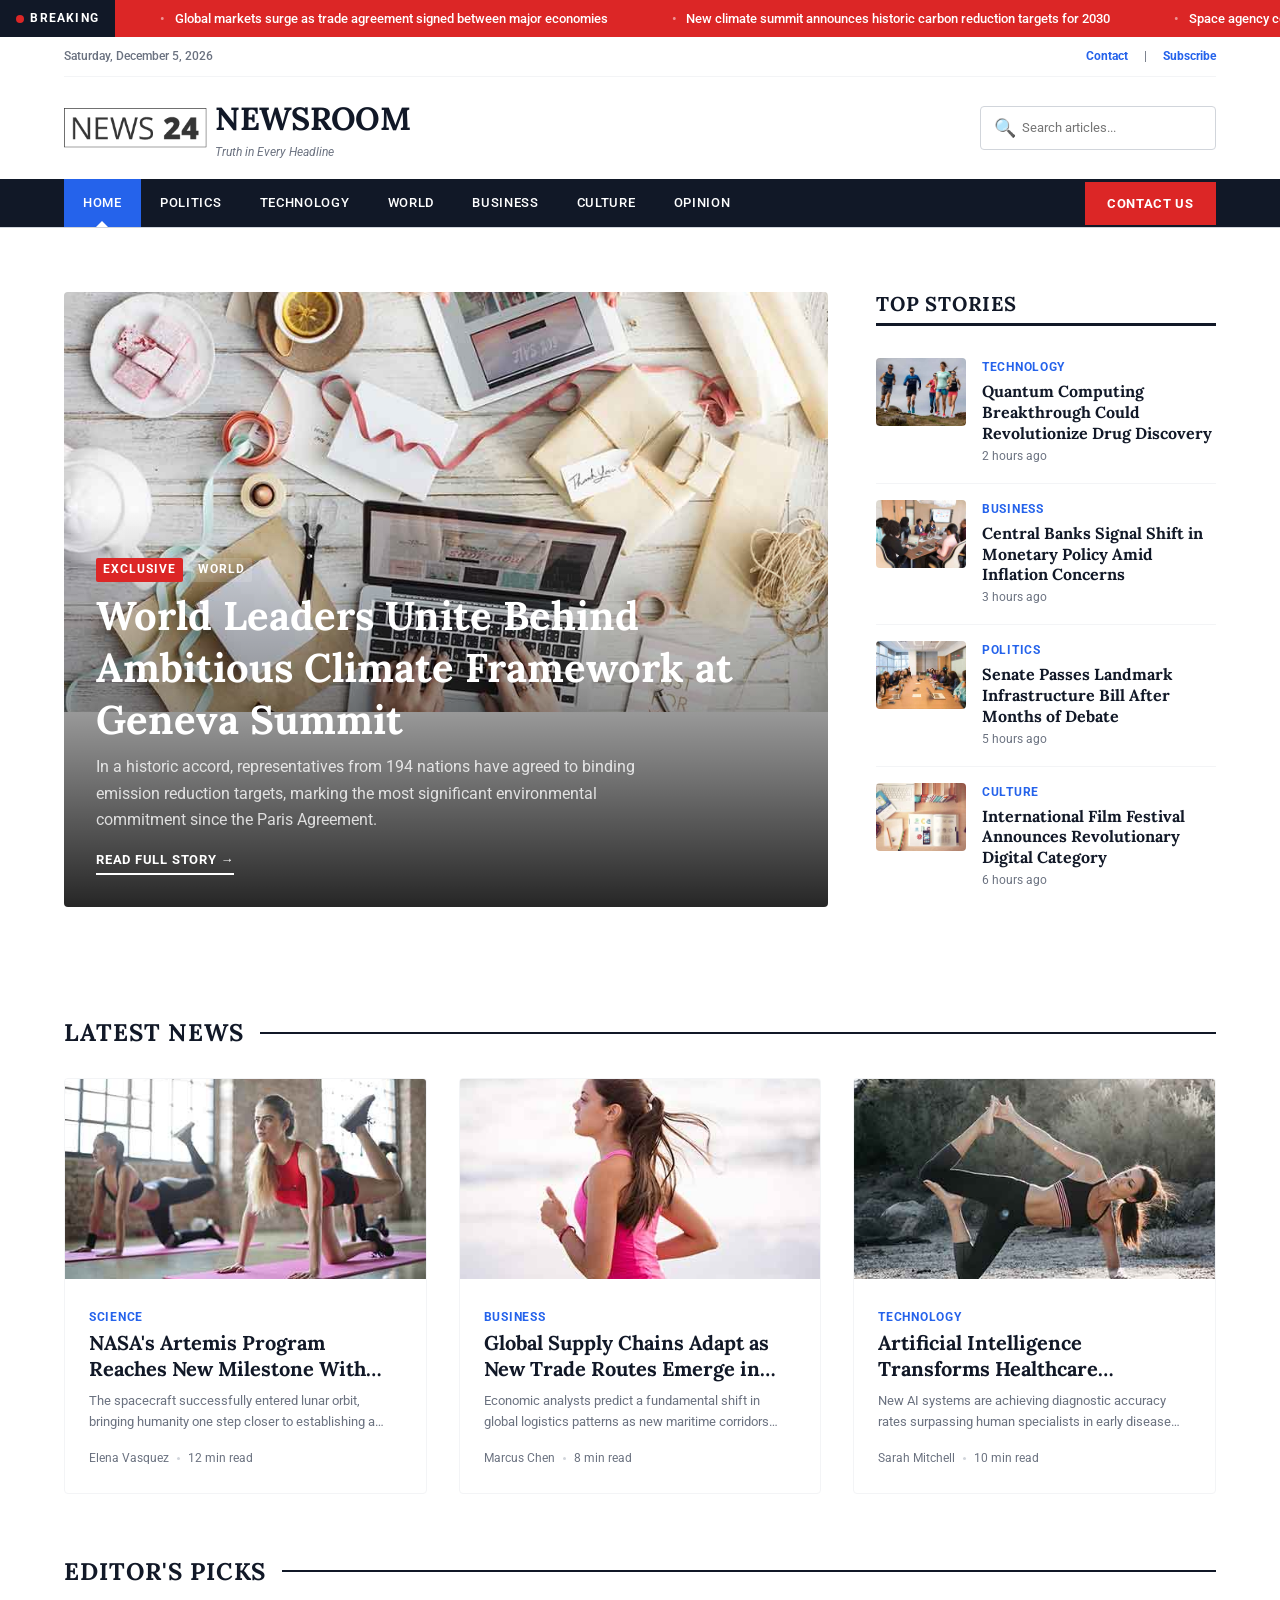
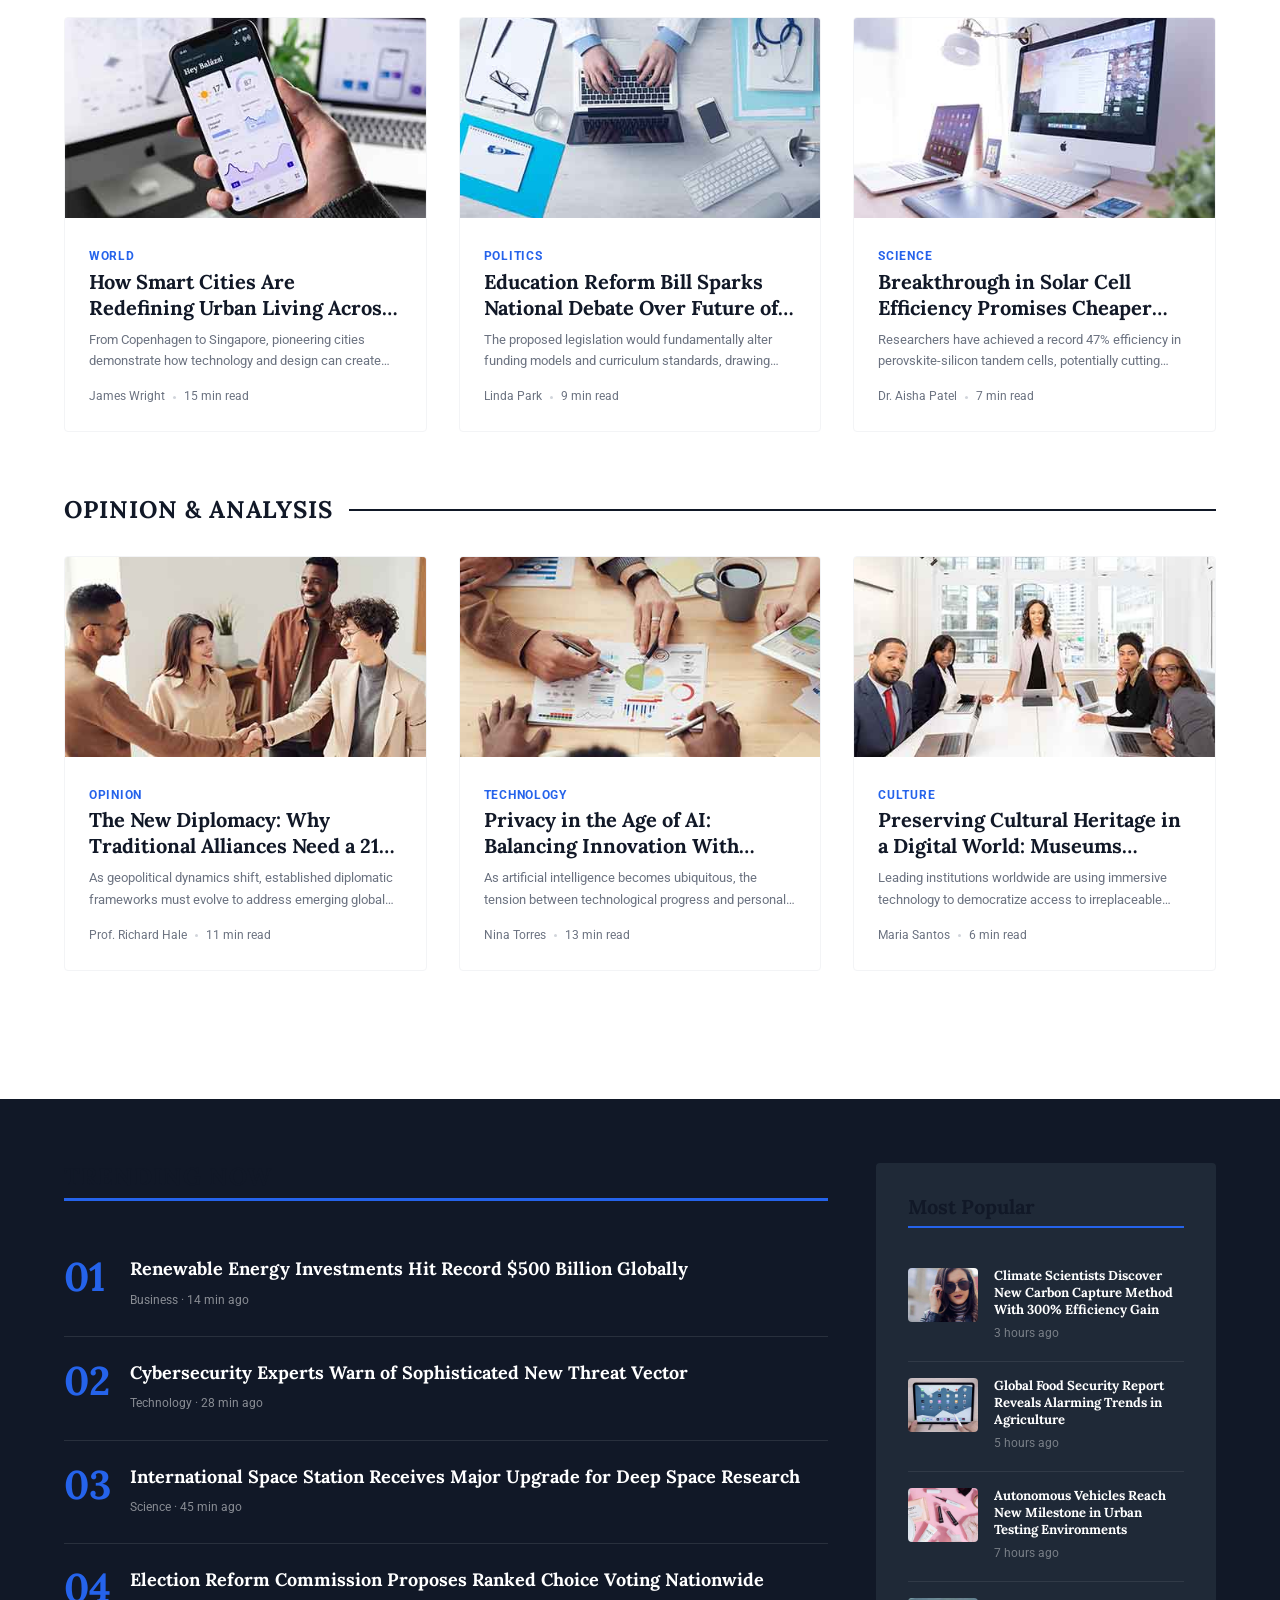
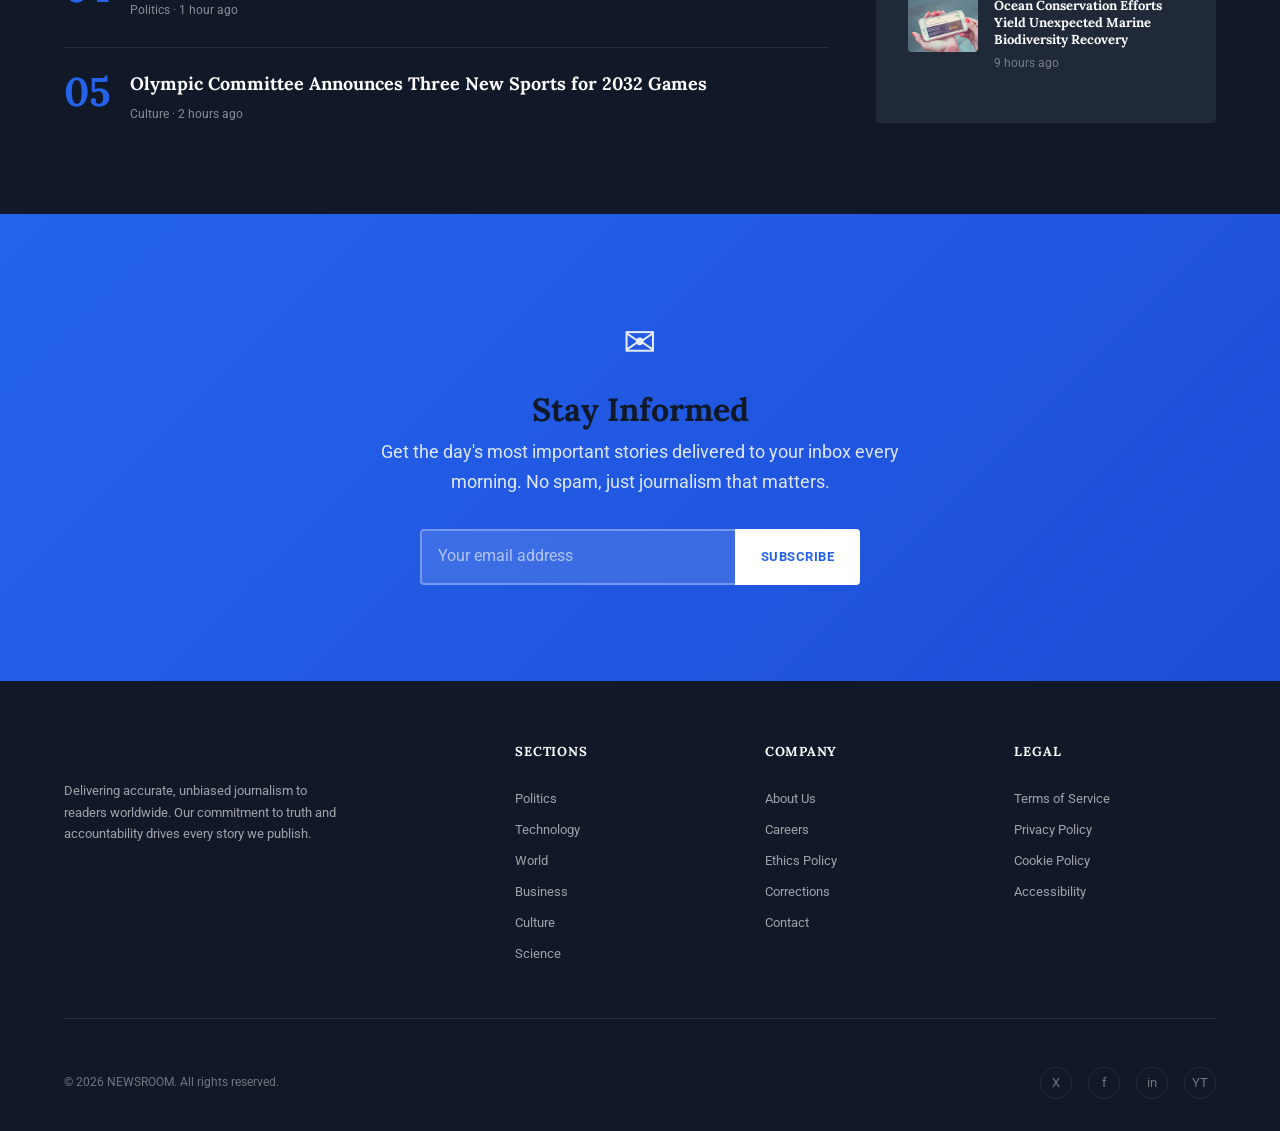
<file: index.html>
<!DOCTYPE html>
<html lang="en">
<head>
  <meta charset="UTF-8">
  <meta name="viewport" content="width=device-width, initial-scale=1.0">
  <title>NEWSROOM — Truth in Every Headline</title>
  <meta name="description" content="NEWSROOM delivers breaking news, in-depth analysis, and investigative journalism. Truth in Every Headline.">
  <link rel="icon" href="data:image/svg+xml,<svg xmlns='http://www.w3.org/2000/svg' viewBox='0 0 100 100'><text y='.9em' font-size='90'>📰</text></svg>">
  <link rel="stylesheet" href="assets/css/style.css">
</head>
<body>

  <!-- ═══ BREAKING NEWS TICKER ═══ -->
  <div class="ticker" aria-label="Breaking news ticker">
    <div class="ticker__label">Breaking</div>
    <div class="ticker__track">
      <span class="ticker__item">Global markets surge as trade agreement signed between major economies</span>
      <span class="ticker__item">New climate summit announces historic carbon reduction targets for 2030</span>
      <span class="ticker__item">Space agency confirms discovery of water on distant exoplanet</span>
      <span class="ticker__item">Tech giants face unprecedented regulatory overhaul in European Union</span>
      <span class="ticker__item">Global markets surge as trade agreement signed between major economies</span>
      <span class="ticker__item">New climate summit announces historic carbon reduction targets for 2030</span>
      <span class="ticker__item">Space agency confirms discovery of water on distant exoplanet</span>
      <span class="ticker__item">Tech giants face unprecedented regulatory overhaul in European Union</span>
    </div>
  </div>

  <!-- ═══ HEADER ═══ -->
  <header class="header">
    <div class="container">
      <!-- Top bar -->
      <div class="header__top">
        <span class="header__date"></span>
        <div class="header__top-right">
          <a href="contact.html" class="text-blue fw-bold" style="font-size:var(--fs-xs)">Contact</a>
          <span>|</span>
          <a href="#" class="text-blue fw-bold" style="font-size:var(--fs-xs)">Subscribe</a>
        </div>
      </div>

      <!-- Main header -->
      <div class="header__main">
        <a href="index.html" class="header__logo">
          <img src="assets/img/logo.png" alt="NEWSROOM logo" class="header__logo-img">
          <div>
            <span class="header__logo-text">NEWSROOM</span>
            <span class="header__logo-tagline">Truth in Every Headline</span>
          </div>
        </a>
        <div class="header__search">
          <span class="header__search-icon">&#128269;</span>
          <input type="search" placeholder="Search articles..." aria-label="Search articles">
        </div>
      </div>
    </div>

    <!-- Navigation -->
    <nav class="nav" aria-label="Main navigation">
      <div class="container">
        <button class="burger" aria-label="Toggle menu" aria-expanded="false">
          <span></span><span></span><span></span>
        </button>
        <ul class="nav__list">
          <li><a href="index.html" class="nav__link active" aria-current="page">Home</a></li>
          <li><a href="category.html" class="nav__link">Politics</a></li>
          <li><a href="category.html" class="nav__link">Technology</a></li>
          <li><a href="category.html" class="nav__link">World</a></li>
          <li><a href="category.html" class="nav__link">Business</a></li>
          <li><a href="category.html" class="nav__link">Culture</a></li>
          <li><a href="category.html" class="nav__link">Opinion</a></li>
          <span class="nav__spacer"></span>
          <li><a href="contact.html" class="nav__cta">Contact Us</a></li>
        </ul>
      </div>
    </nav>
  </header>

  <!-- ═══ HERO SECTION ═══ -->
  <section class="hero reveal">
    <div class="container">
      <div class="hero__grid">
        <!-- Featured Story -->
        <div class="hero__featured">
          <img src="assets/img/top-news-1.jpg" alt="Global climate summit" class="hero__featured-img">
          <div class="hero__featured-overlay">
            <div class="hero__featured-meta">
              <span class="label label--red">Exclusive</span>
              <span class="label label--ghost">World</span>
            </div>
            <h1 class="hero__featured-title">World Leaders Unite Behind Ambitious Climate Framework at Geneva Summit</h1>
            <p class="hero__featured-excerpt">In a historic accord, representatives from 194 nations have agreed to binding emission reduction targets, marking the most significant environmental commitment since the Paris Agreement.</p>
            <a href="article.html" class="hero__featured-link">Read Full Story &rarr;</a>
          </div>
        </div>

        <!-- Sidebar trending -->
        <aside class="hero__sidebar">
          <h2 class="hero__sidebar-title">Top Stories</h2>
          <a href="article.html" class="hero__side-item">
            <img src="assets/img/top-news-2.jpg" alt="" class="hero__side-img">
            <div class="hero__side-body">
              <span class="hero__side-cat">Technology</span>
              <h3 class="hero__side-title">Quantum Computing Breakthrough Could Revolutionize Drug Discovery</h3>
              <span class="hero__side-time">2 hours ago</span>
            </div>
          </a>
          <a href="article.html" class="hero__side-item">
            <img src="assets/img/top-news-3.jpg" alt="" class="hero__side-img">
            <div class="hero__side-body">
              <span class="hero__side-cat">Business</span>
              <h3 class="hero__side-title">Central Banks Signal Shift in Monetary Policy Amid Inflation Concerns</h3>
              <span class="hero__side-time">3 hours ago</span>
            </div>
          </a>
          <a href="article.html" class="hero__side-item">
            <img src="assets/img/top-news-4.jpg" alt="" class="hero__side-img">
            <div class="hero__side-body">
              <span class="hero__side-cat">Politics</span>
              <h3 class="hero__side-title">Senate Passes Landmark Infrastructure Bill After Months of Debate</h3>
              <span class="hero__side-time">5 hours ago</span>
            </div>
          </a>
          <a href="article.html" class="hero__side-item">
            <img src="assets/img/top-news-5.jpg" alt="" class="hero__side-img">
            <div class="hero__side-body">
              <span class="hero__side-cat">Culture</span>
              <h3 class="hero__side-title">International Film Festival Announces Revolutionary Digital Category</h3>
              <span class="hero__side-time">6 hours ago</span>
            </div>
          </a>
        </aside>
      </div>
    </div>
  </section>

  <!-- ═══ LATEST NEWS ═══ -->
  <section class="categories">
    <div class="container">
      <div class="section-heading reveal">
        <h2>Latest News</h2>
      </div>
      <div class="cat-row">
        <a href="article.html" class="card reveal">
          <img src="assets/img/cat-news-1.jpg" alt="Space exploration" class="card__img">
          <div class="card__body">
            <span class="card__cat">Science</span>
            <h3 class="card__title">NASA's Artemis Program Reaches New Milestone With Lunar Orbit Insertion</h3>
            <p class="card__excerpt">The spacecraft successfully entered lunar orbit, bringing humanity one step closer to establishing a permanent presence on the Moon.</p>
            <div class="card__meta">
              <span>Elena Vasquez</span>
              <span class="card__meta-sep"></span>
              <span>12 min read</span>
            </div>
          </div>
        </a>
        <a href="article.html" class="card reveal">
          <img src="assets/img/cat-news-2.jpg" alt="Financial markets" class="card__img">
          <div class="card__body">
            <span class="card__cat">Business</span>
            <h3 class="card__title">Global Supply Chains Adapt as New Trade Routes Emerge in Southeast Asia</h3>
            <p class="card__excerpt">Economic analysts predict a fundamental shift in global logistics patterns as new maritime corridors open unprecedented opportunities.</p>
            <div class="card__meta">
              <span>Marcus Chen</span>
              <span class="card__meta-sep"></span>
              <span>8 min read</span>
            </div>
          </div>
        </a>
        <a href="article.html" class="card reveal">
          <img src="assets/img/cat-news-3.jpg" alt="AI technology" class="card__img">
          <div class="card__body">
            <span class="card__cat">Technology</span>
            <h3 class="card__title">Artificial Intelligence Transforms Healthcare Diagnostics With Unprecedented Accuracy</h3>
            <p class="card__excerpt">New AI systems are achieving diagnostic accuracy rates surpassing human specialists in early disease detection studies.</p>
            <div class="card__meta">
              <span>Sarah Mitchell</span>
              <span class="card__meta-sep"></span>
              <span>10 min read</span>
            </div>
          </div>
        </a>
      </div>

      <!-- Second row -->
      <div class="section-heading reveal">
        <h2>Editor's Picks</h2>
      </div>
      <div class="cat-row">
        <a href="article.html" class="card reveal">
          <img src="assets/img/cat-news-4.jpg" alt="Urban development" class="card__img">
          <div class="card__body">
            <span class="card__cat">World</span>
            <h3 class="card__title">How Smart Cities Are Redefining Urban Living Across Three Continents</h3>
            <p class="card__excerpt">From Copenhagen to Singapore, pioneering cities demonstrate how technology and design can create more livable, sustainable urban environments.</p>
            <div class="card__meta">
              <span>James Wright</span>
              <span class="card__meta-sep"></span>
              <span>15 min read</span>
            </div>
          </div>
        </a>
        <a href="article.html" class="card reveal">
          <img src="assets/img/cat-news-5.jpg" alt="Education reform" class="card__img">
          <div class="card__body">
            <span class="card__cat">Politics</span>
            <h3 class="card__title">Education Reform Bill Sparks National Debate Over Future of Public Schools</h3>
            <p class="card__excerpt">The proposed legislation would fundamentally alter funding models and curriculum standards, drawing fierce reactions from both sides of the aisle.</p>
            <div class="card__meta">
              <span>Linda Park</span>
              <span class="card__meta-sep"></span>
              <span>9 min read</span>
            </div>
          </div>
        </a>
        <a href="article.html" class="card reveal">
          <img src="assets/img/cat-news-6.jpg" alt="Renewable energy" class="card__img">
          <div class="card__body">
            <span class="card__cat">Science</span>
            <h3 class="card__title">Breakthrough in Solar Cell Efficiency Promises Cheaper Clean Energy Worldwide</h3>
            <p class="card__excerpt">Researchers have achieved a record 47% efficiency in perovskite-silicon tandem cells, potentially cutting solar energy costs by half.</p>
            <div class="card__meta">
              <span>Dr. Aisha Patel</span>
              <span class="card__meta-sep"></span>
              <span>7 min read</span>
            </div>
          </div>
        </a>
      </div>

      <!-- Third row -->
      <div class="section-heading reveal">
        <h2>Opinion & Analysis</h2>
      </div>
      <div class="cat-row">
        <a href="article.html" class="card reveal">
          <img src="assets/img/cat-news-7.jpg" alt="Global diplomacy" class="card__img">
          <div class="card__body">
            <span class="card__cat">Opinion</span>
            <h3 class="card__title">The New Diplomacy: Why Traditional Alliances Need a 21st Century Overhaul</h3>
            <p class="card__excerpt">As geopolitical dynamics shift, established diplomatic frameworks must evolve to address emerging global challenges effectively.</p>
            <div class="card__meta">
              <span>Prof. Richard Hale</span>
              <span class="card__meta-sep"></span>
              <span>11 min read</span>
            </div>
          </div>
        </a>
        <a href="article.html" class="card reveal">
          <img src="assets/img/cat-news-8.jpg" alt="Digital privacy" class="card__img">
          <div class="card__body">
            <span class="card__cat">Technology</span>
            <h3 class="card__title">Privacy in the Age of AI: Balancing Innovation With Individual Rights</h3>
            <p class="card__excerpt">As artificial intelligence becomes ubiquitous, the tension between technological progress and personal privacy reaches a critical inflection point.</p>
            <div class="card__meta">
              <span>Nina Torres</span>
              <span class="card__meta-sep"></span>
              <span>13 min read</span>
            </div>
          </div>
        </a>
        <a href="article.html" class="card reveal">
          <img src="assets/img/cat-news-9.jpg" alt="Cultural heritage" class="card__img">
          <div class="card__body">
            <span class="card__cat">Culture</span>
            <h3 class="card__title">Preserving Cultural Heritage in a Digital World: Museums Embrace Virtual Reality</h3>
            <p class="card__excerpt">Leading institutions worldwide are using immersive technology to democratize access to irreplaceable cultural artifacts and experiences.</p>
            <div class="card__meta">
              <span>Maria Santos</span>
              <span class="card__meta-sep"></span>
              <span>6 min read</span>
            </div>
          </div>
        </a>
      </div>
    </div>
  </section>

  <!-- ═══ TRENDING SECTION ═══ -->
  <section class="trending">
    <div class="container">
      <div class="trending__grid">
        <div>
          <h2 class="trending__title reveal">Trending Now</h2>
          <div class="trending__list">
            <a href="article.html" class="trending__item reveal">
              <span class="trending__num">01</span>
              <div>
                <h3 class="trending__item-title">Renewable Energy Investments Hit Record $500 Billion Globally</h3>
                <span class="trending__item-meta">Business &middot; 14 min ago</span>
              </div>
            </a>
            <a href="article.html" class="trending__item reveal">
              <span class="trending__num">02</span>
              <div>
                <h3 class="trending__item-title">Cybersecurity Experts Warn of Sophisticated New Threat Vector</h3>
                <span class="trending__item-meta">Technology &middot; 28 min ago</span>
              </div>
            </a>
            <a href="article.html" class="trending__item reveal">
              <span class="trending__num">03</span>
              <div>
                <h3 class="trending__item-title">International Space Station Receives Major Upgrade for Deep Space Research</h3>
                <span class="trending__item-meta">Science &middot; 45 min ago</span>
              </div>
            </a>
            <a href="article.html" class="trending__item reveal">
              <span class="trending__num">04</span>
              <div>
                <h3 class="trending__item-title">Election Reform Commission Proposes Ranked Choice Voting Nationwide</h3>
                <span class="trending__item-meta">Politics &middot; 1 hour ago</span>
              </div>
            </a>
            <a href="article.html" class="trending__item reveal">
              <span class="trending__num">05</span>
              <div>
                <h3 class="trending__item-title">Olympic Committee Announces Three New Sports for 2032 Games</h3>
                <span class="trending__item-meta">Culture &middot; 2 hours ago</span>
              </div>
            </a>
          </div>
        </div>

        <!-- Popular sidebar -->
        <aside>
          <div class="sidebar-widget reveal">
            <h3 class="sidebar-widget__title">Most Popular</h3>
            <div class="popular-item">
              <img src="assets/img/popular-news.jpg" alt="" class="popular-item__img">
              <div>
                <h4 class="popular-item__title">Climate Scientists Discover New Carbon Capture Method With 300% Efficiency Gain</h4>
                <span class="popular-item__time">3 hours ago</span>
              </div>
            </div>
            <div class="popular-item">
              <img src="assets/img/latest-news.jpg" alt="" class="popular-item__img">
              <div>
                <h4 class="popular-item__title">Global Food Security Report Reveals Alarming Trends in Agriculture</h4>
                <span class="popular-item__time">5 hours ago</span>
              </div>
            </div>
            <div class="popular-item">
              <img src="assets/img/adds-1.jpg" alt="" class="popular-item__img">
              <div>
                <h4 class="popular-item__title">Autonomous Vehicles Reach New Milestone in Urban Testing Environments</h4>
                <span class="popular-item__time">7 hours ago</span>
              </div>
            </div>
            <div class="popular-item">
              <img src="assets/img/adds-2.jpg" alt="" class="popular-item__img">
              <div>
                <h4 class="popular-item__title">Ocean Conservation Efforts Yield Unexpected Marine Biodiversity Recovery</h4>
                <span class="popular-item__time">9 hours ago</span>
              </div>
            </div>
          </div>
        </aside>
      </div>
    </div>
  </section>

  <!-- ═══ NEWSLETTER ═══ -->
  <section class="newsletter reveal">
    <div class="container">
      <div class="newsletter__inner">
        <div class="newsletter__icon">&#9993;</div>
        <h2 class="newsletter__title">Stay Informed</h2>
        <p class="newsletter__text">Get the day's most important stories delivered to your inbox every morning. No spam, just journalism that matters.</p>
        <form class="newsletter__form" data-form>
          <input type="email" class="newsletter__input" placeholder="Your email address" required aria-label="Email address">
          <button type="submit" class="newsletter__btn">Subscribe</button>
        </form>
        <div class="form-ok" style="margin-top:1rem">Welcome to NEWSROOM. Check your inbox for confirmation.</div>
        <div class="form-err" style="margin-top:1rem">Please enter a valid email address.</div>
      </div>
    </div>
  </section>

  <!-- ═══ FOOTER ═══ -->
  <footer class="footer">
    <div class="container">
      <div class="footer__grid">
        <div>
          <h3 class="footer__brand-title">NEWSROOM</h3>
          <p class="footer__brand-text">Delivering accurate, unbiased journalism to readers worldwide. Our commitment to truth and accountability drives every story we publish.</p>
        </div>
        <div>
          <h4 class="footer__col-title">Sections</h4>
          <a href="category.html" class="footer__link">Politics</a>
          <a href="category.html" class="footer__link">Technology</a>
          <a href="category.html" class="footer__link">World</a>
          <a href="category.html" class="footer__link">Business</a>
          <a href="category.html" class="footer__link">Culture</a>
          <a href="category.html" class="footer__link">Science</a>
        </div>
        <div>
          <h4 class="footer__col-title">Company</h4>
          <a href="#" class="footer__link">About Us</a>
          <a href="#" class="footer__link">Careers</a>
          <a href="#" class="footer__link">Ethics Policy</a>
          <a href="#" class="footer__link">Corrections</a>
          <a href="contact.html" class="footer__link">Contact</a>
        </div>
        <div>
          <h4 class="footer__col-title">Legal</h4>
          <a href="#" class="footer__link">Terms of Service</a>
          <a href="#" class="footer__link">Privacy Policy</a>
          <a href="#" class="footer__link">Cookie Policy</a>
          <a href="#" class="footer__link">Accessibility</a>
        </div>
      </div>
      <div class="footer__bottom">
        <span>&copy; <span data-year></span> NEWSROOM. All rights reserved.</span>
        <div class="footer__social">
          <a href="#" aria-label="Twitter">X</a>
          <a href="#" aria-label="Facebook">f</a>
          <a href="#" aria-label="Instagram">in</a>
          <a href="#" aria-label="YouTube">YT</a>
        </div>
      </div>
    </div>
  </footer>

  <script src="assets/js/main.js"></script>
</body>
</html>
</file>
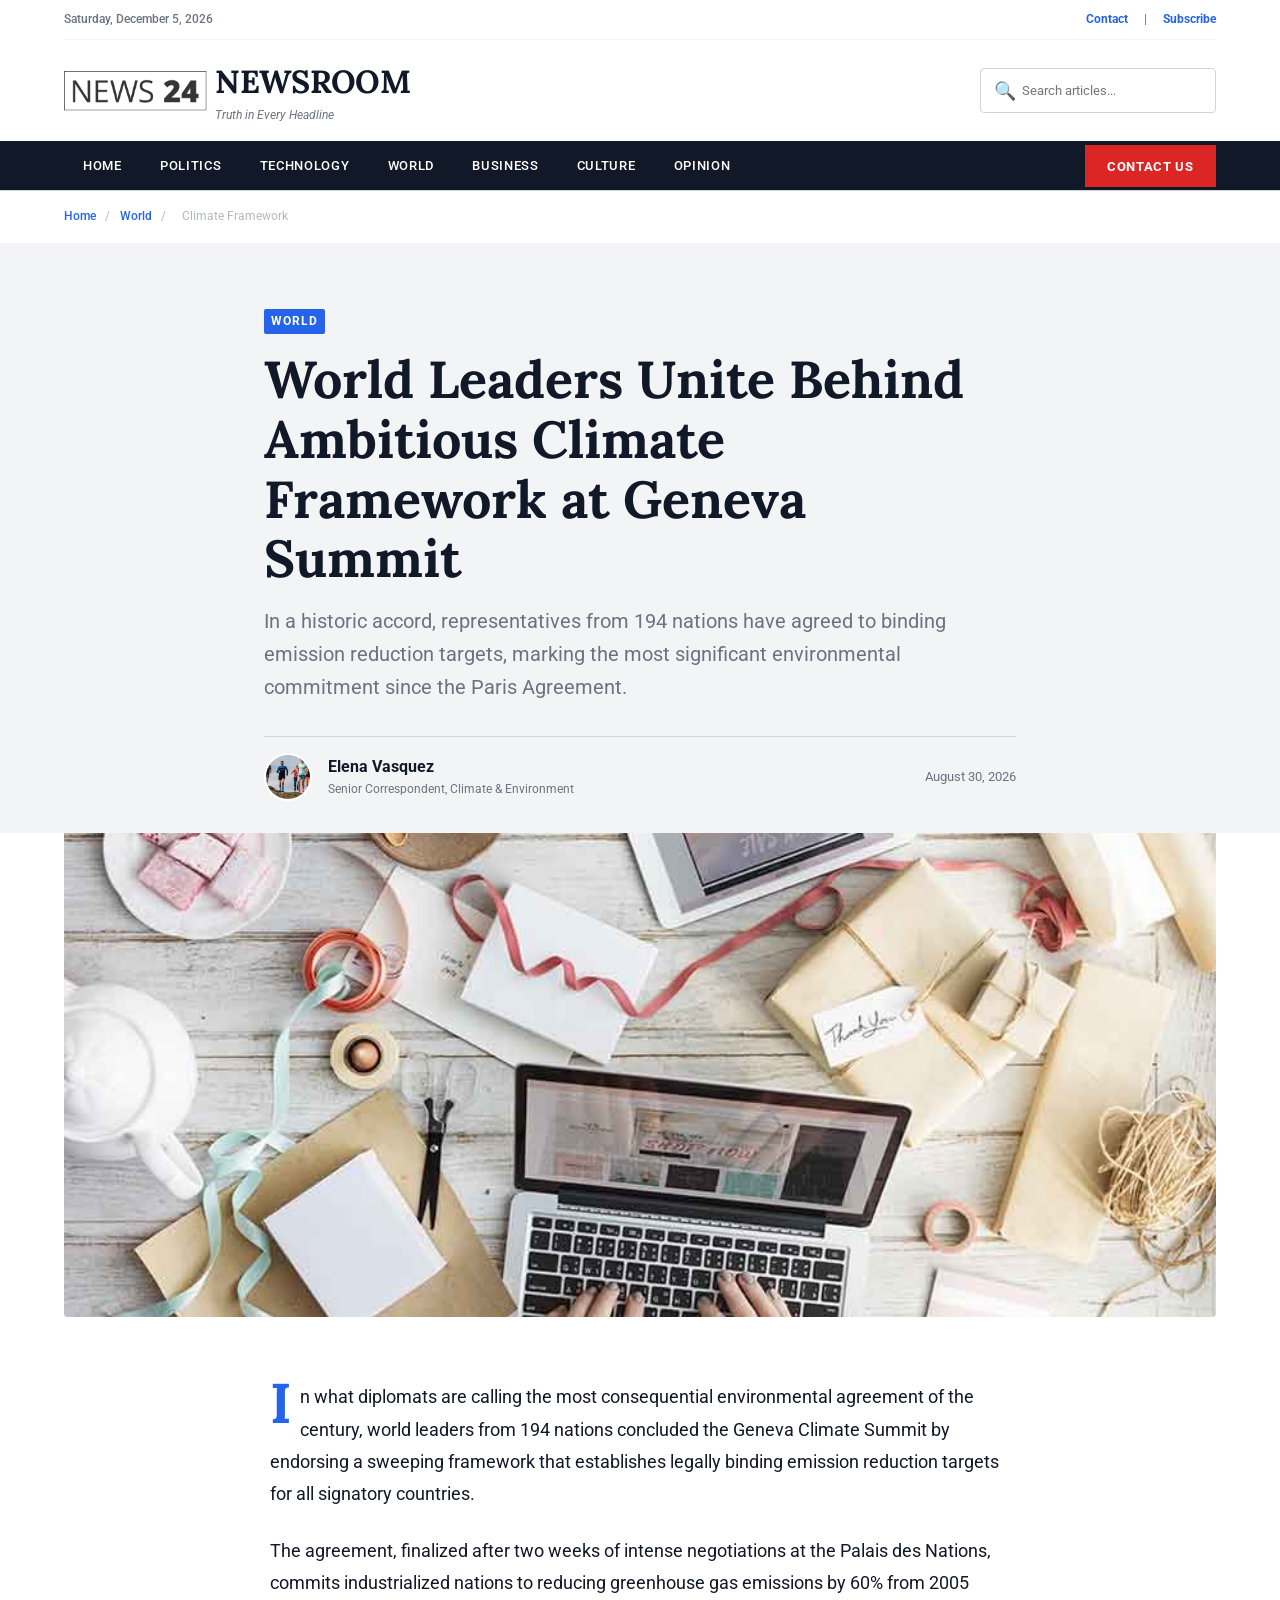
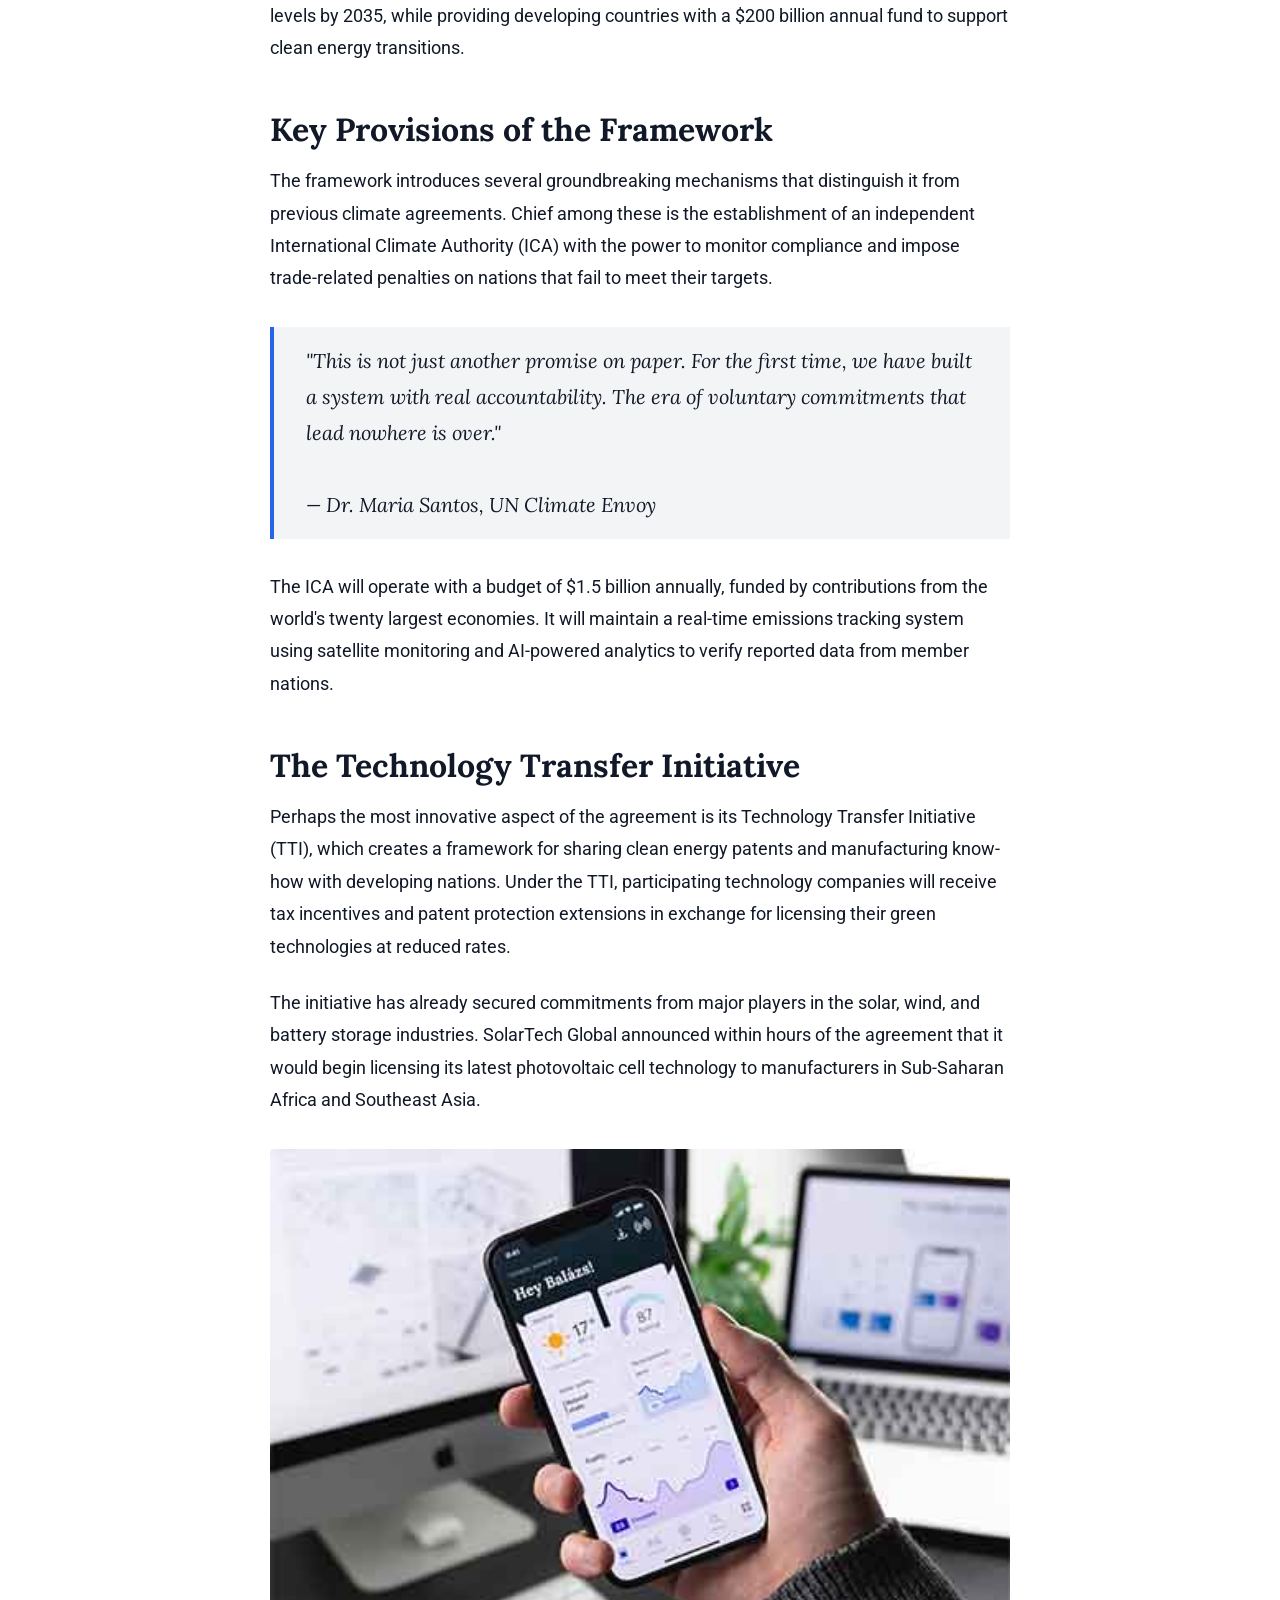
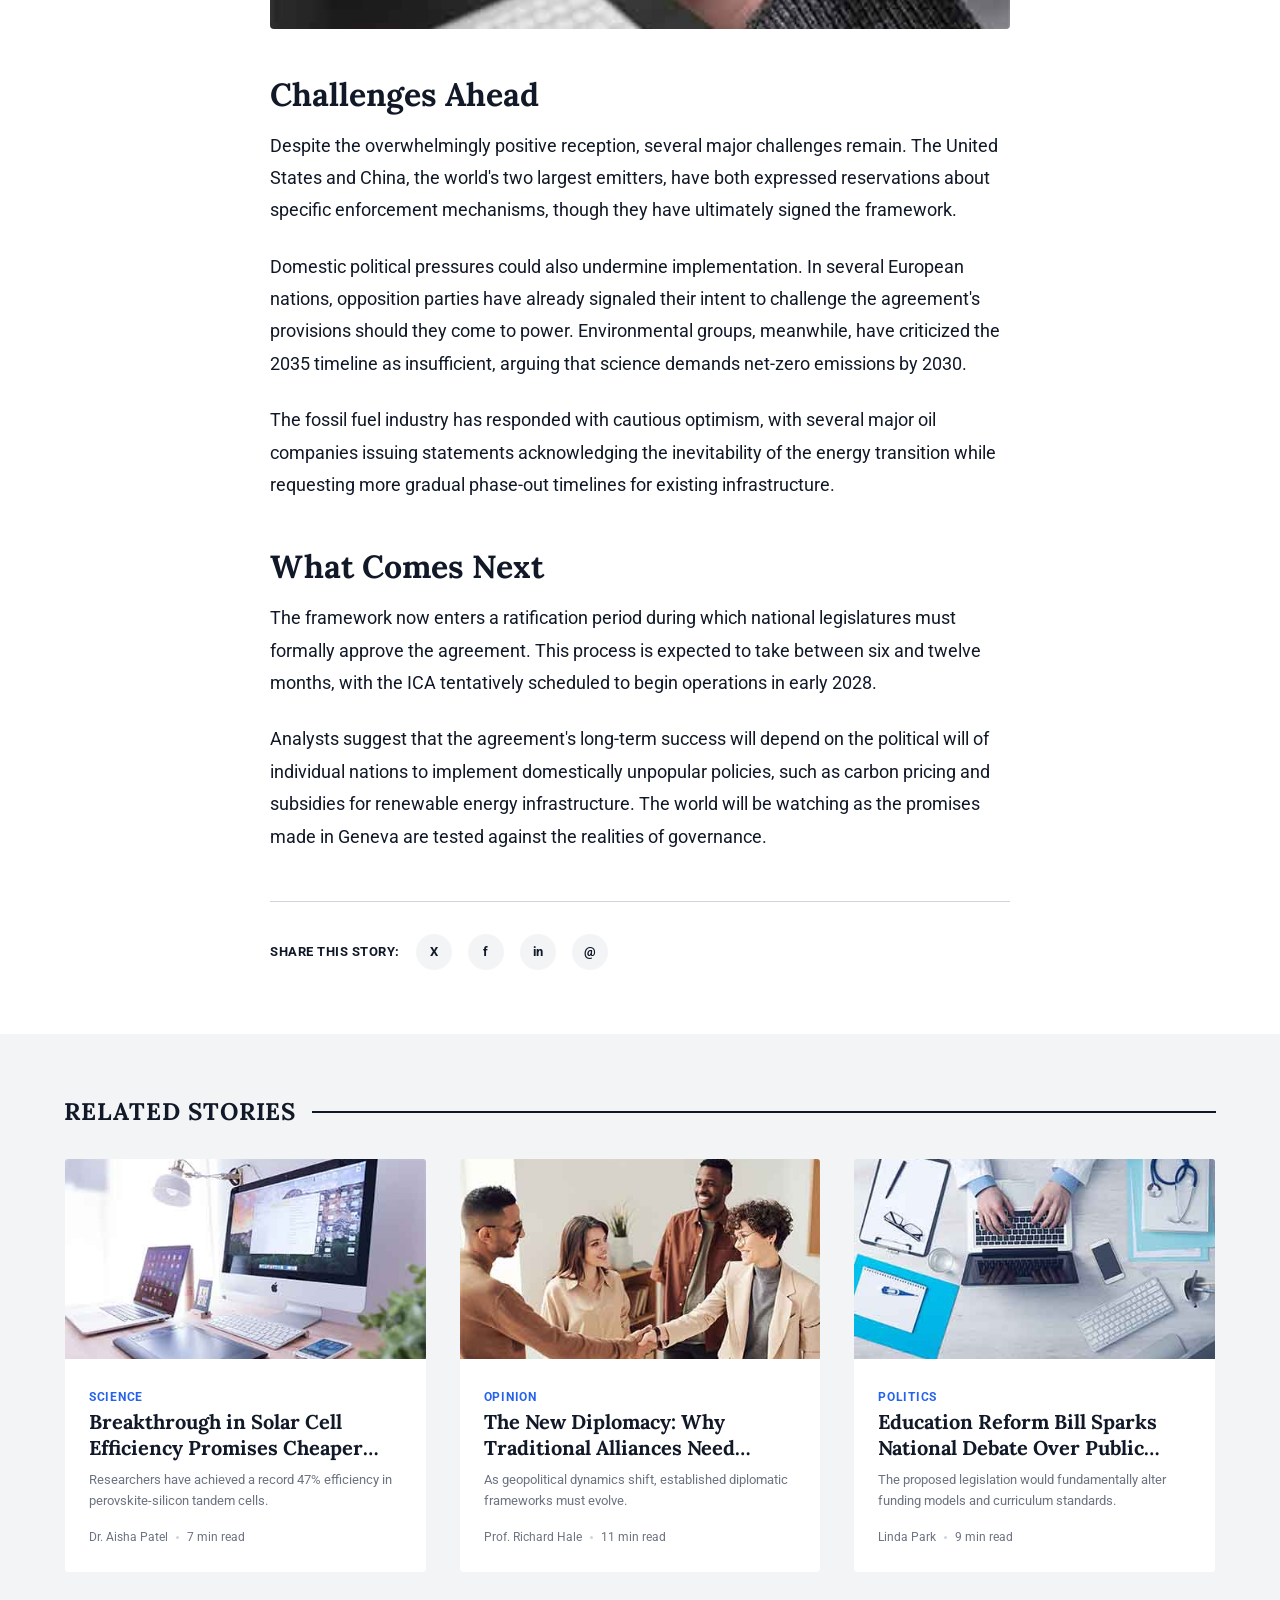
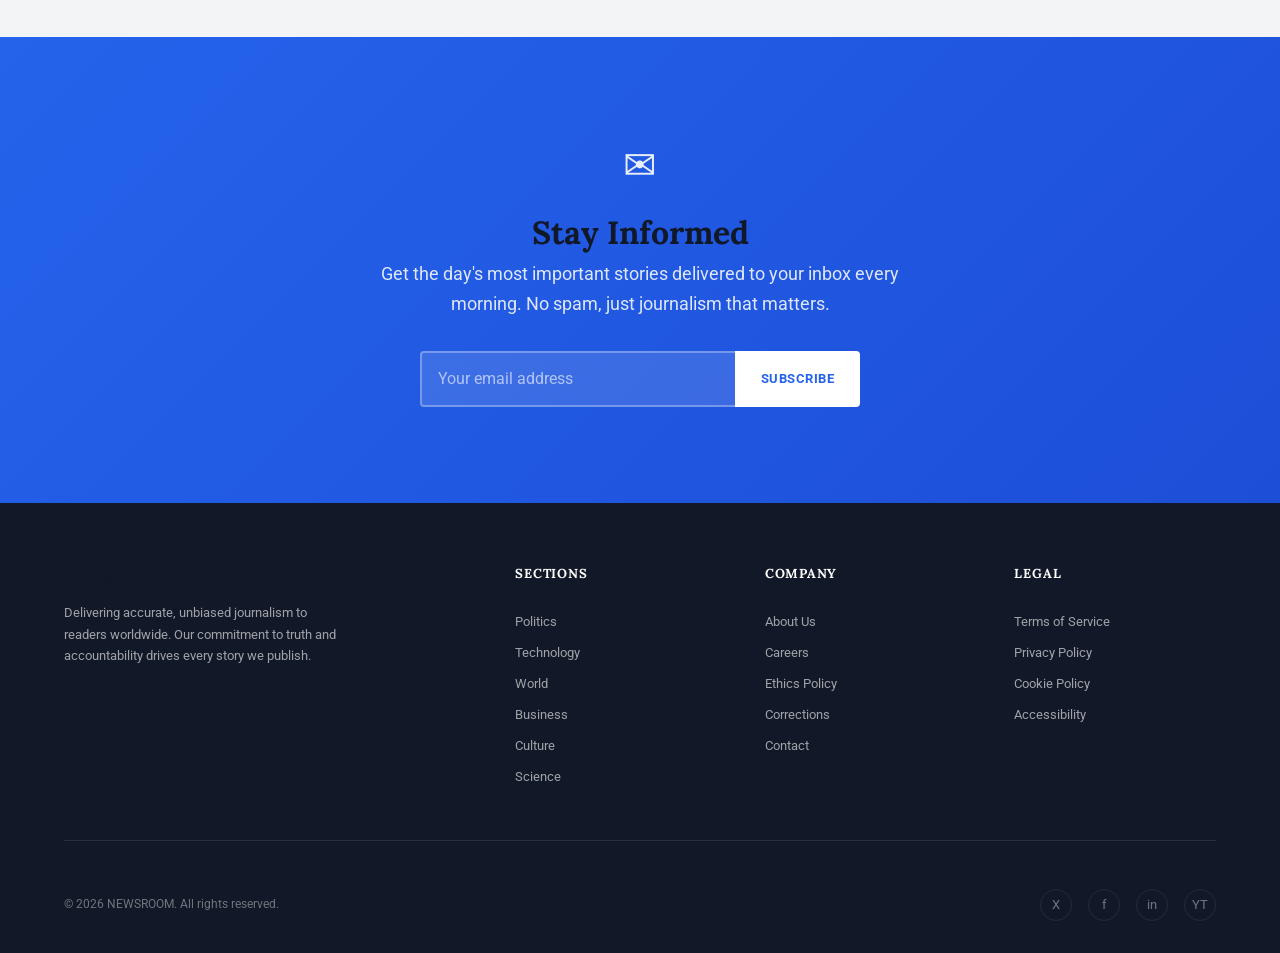
<file: article.html>
<!DOCTYPE html>
<html lang="en">
<head>
  <meta charset="UTF-8">
  <meta name="viewport" content="width=device-width, initial-scale=1.0">
  <title>World Leaders Unite Behind Climate Framework — NEWSROOM</title>
  <meta name="description" content="In a historic accord, representatives from 194 nations have agreed to binding emission reduction targets at the Geneva Climate Summit.">
  <link rel="icon" href="data:image/svg+xml,<svg xmlns='http://www.w3.org/2000/svg' viewBox='0 0 100 100'><text y='.9em' font-size='90'>📰</text></svg>">
  <link rel="stylesheet" href="assets/css/style.css">
</head>
<body>

  <!-- ═══ HEADER ═══ -->
  <header class="header">
    <div class="container">
      <div class="header__top">
        <span class="header__date"></span>
        <div class="header__top-right">
          <a href="contact.html" class="text-blue fw-bold" style="font-size:var(--fs-xs)">Contact</a>
          <span>|</span>
          <a href="#" class="text-blue fw-bold" style="font-size:var(--fs-xs)">Subscribe</a>
        </div>
      </div>
      <div class="header__main">
        <a href="index.html" class="header__logo">
          <img src="assets/img/logo.png" alt="NEWSROOM logo" class="header__logo-img">
          <div>
            <span class="header__logo-text">NEWSROOM</span>
            <span class="header__logo-tagline">Truth in Every Headline</span>
          </div>
        </a>
        <div class="header__search">
          <span class="header__search-icon">&#128269;</span>
          <input type="search" placeholder="Search articles..." aria-label="Search articles">
        </div>
      </div>
    </div>
    <nav class="nav" aria-label="Main navigation">
      <div class="container">
        <button class="burger" aria-label="Toggle menu" aria-expanded="false">
          <span></span><span></span><span></span>
        </button>
        <ul class="nav__list">
          <li><a href="index.html" class="nav__link">Home</a></li>
          <li><a href="category.html" class="nav__link">Politics</a></li>
          <li><a href="category.html" class="nav__link">Technology</a></li>
          <li><a href="category.html" class="nav__link active" aria-current="page">World</a></li>
          <li><a href="category.html" class="nav__link">Business</a></li>
          <li><a href="category.html" class="nav__link">Culture</a></li>
          <li><a href="category.html" class="nav__link">Opinion</a></li>
          <span class="nav__spacer"></span>
          <li><a href="contact.html" class="nav__cta">Contact Us</a></li>
        </ul>
      </div>
    </nav>
  </header>

  <!-- ═══ BREADCRUMB ═══ -->
  <div class="breadcrumb">
    <div class="container">
      <a href="index.html">Home</a>
      <span>/</span>
      <a href="category.html">World</a>
      <span>/</span>
      <span>Climate Framework</span>
    </div>
  </div>

  <!-- ═══ ARTICLE HERO ═══ -->
  <section class="article-hero reveal">
    <div class="article-hero__wrap container">
      <span class="label label--blue article-hero__cat">World</span>
      <h1 class="article-hero__title">World Leaders Unite Behind Ambitious Climate Framework at Geneva Summit</h1>
      <p class="article-hero__excerpt">In a historic accord, representatives from 194 nations have agreed to binding emission reduction targets, marking the most significant environmental commitment since the Paris Agreement.</p>
      <div class="article-hero__meta">
        <img src="assets/img/top-news-2.jpg" alt="Elena Vasquez" class="article-hero__author-img">
        <div>
          <div class="article-hero__author-name">Elena Vasquez</div>
          <div class="article-hero__author-role">Senior Correspondent, Climate & Environment</div>
        </div>
        <span class="article-hero__date">August 30, 2026</span>
      </div>
    </div>
  </section>

  <!-- ═══ ARTICLE FEATURED IMAGE ═══ -->
  <div class="container" style="margin-top:-1rem">
    <img src="assets/img/top-news-1.jpg" alt="Climate summit in Geneva" style="width:100%;max-height:500px;object-fit:cover;border-radius:var(--radius)">
  </div>

  <!-- ═══ ARTICLE BODY ═══ -->
  <article class="article-body">
    <div class="article-body__content reveal">
      <p class="dropcap">In what diplomats are calling the most consequential environmental agreement of the century, world leaders from 194 nations concluded the Geneva Climate Summit by endorsing a sweeping framework that establishes legally binding emission reduction targets for all signatory countries.</p>

      <p>The agreement, finalized after two weeks of intense negotiations at the Palais des Nations, commits industrialized nations to reducing greenhouse gas emissions by 60% from 2005 levels by 2035, while providing developing countries with a $200 billion annual fund to support clean energy transitions.</p>

      <h2>Key Provisions of the Framework</h2>

      <p>The framework introduces several groundbreaking mechanisms that distinguish it from previous climate agreements. Chief among these is the establishment of an independent International Climate Authority (ICA) with the power to monitor compliance and impose trade-related penalties on nations that fail to meet their targets.</p>

      <blockquote>
        "This is not just another promise on paper. For the first time, we have built a system with real accountability. The era of voluntary commitments that lead nowhere is over."
        <br><br>&mdash; Dr. Maria Santos, UN Climate Envoy
      </blockquote>

      <p>The ICA will operate with a budget of $1.5 billion annually, funded by contributions from the world's twenty largest economies. It will maintain a real-time emissions tracking system using satellite monitoring and AI-powered analytics to verify reported data from member nations.</p>

      <h2>The Technology Transfer Initiative</h2>

      <p>Perhaps the most innovative aspect of the agreement is its Technology Transfer Initiative (TTI), which creates a framework for sharing clean energy patents and manufacturing know-how with developing nations. Under the TTI, participating technology companies will receive tax incentives and patent protection extensions in exchange for licensing their green technologies at reduced rates.</p>

      <p>The initiative has already secured commitments from major players in the solar, wind, and battery storage industries. SolarTech Global announced within hours of the agreement that it would begin licensing its latest photovoltaic cell technology to manufacturers in Sub-Saharan Africa and Southeast Asia.</p>

      <img src="assets/img/cat-news-4.jpg" alt="Sustainable urban development">

      <h2>Challenges Ahead</h2>

      <p>Despite the overwhelmingly positive reception, several major challenges remain. The United States and China, the world's two largest emitters, have both expressed reservations about specific enforcement mechanisms, though they have ultimately signed the framework.</p>

      <p>Domestic political pressures could also undermine implementation. In several European nations, opposition parties have already signaled their intent to challenge the agreement's provisions should they come to power. Environmental groups, meanwhile, have criticized the 2035 timeline as insufficient, arguing that science demands net-zero emissions by 2030.</p>

      <p>The fossil fuel industry has responded with cautious optimism, with several major oil companies issuing statements acknowledging the inevitability of the energy transition while requesting more gradual phase-out timelines for existing infrastructure.</p>

      <h2>What Comes Next</h2>

      <p>The framework now enters a ratification period during which national legislatures must formally approve the agreement. This process is expected to take between six and twelve months, with the ICA tentatively scheduled to begin operations in early 2028.</p>

      <p>Analysts suggest that the agreement's long-term success will depend on the political will of individual nations to implement domestically unpopular policies, such as carbon pricing and subsidies for renewable energy infrastructure. The world will be watching as the promises made in Geneva are tested against the realities of governance.</p>

      <!-- Share buttons -->
      <div class="article-body__share">
        <span class="article-body__share-title">Share this story:</span>
        <button class="share-btn" aria-label="Share on Twitter">X</button>
        <button class="share-btn" aria-label="Share on Facebook">f</button>
        <button class="share-btn" aria-label="Share on LinkedIn">in</button>
        <button class="share-btn" aria-label="Share via email">@</button>
      </div>
    </div>
  </article>

  <!-- ═══ RELATED ARTICLES ═══ -->
  <section class="related">
    <div class="container">
      <div class="section-heading reveal">
        <h2>Related Stories</h2>
      </div>
      <div class="related__grid">
        <a href="article.html" class="card reveal">
          <img src="assets/img/cat-news-6.jpg" alt="Solar energy" class="card__img">
          <div class="card__body">
            <span class="card__cat">Science</span>
            <h3 class="card__title">Breakthrough in Solar Cell Efficiency Promises Cheaper Clean Energy</h3>
            <p class="card__excerpt">Researchers have achieved a record 47% efficiency in perovskite-silicon tandem cells.</p>
            <div class="card__meta">
              <span>Dr. Aisha Patel</span>
              <span class="card__meta-sep"></span>
              <span>7 min read</span>
            </div>
          </div>
        </a>
        <a href="article.html" class="card reveal">
          <img src="assets/img/cat-news-7.jpg" alt="Diplomacy" class="card__img">
          <div class="card__body">
            <span class="card__cat">Opinion</span>
            <h3 class="card__title">The New Diplomacy: Why Traditional Alliances Need Overhaul</h3>
            <p class="card__excerpt">As geopolitical dynamics shift, established diplomatic frameworks must evolve.</p>
            <div class="card__meta">
              <span>Prof. Richard Hale</span>
              <span class="card__meta-sep"></span>
              <span>11 min read</span>
            </div>
          </div>
        </a>
        <a href="article.html" class="card reveal">
          <img src="assets/img/cat-news-5.jpg" alt="Policy debate" class="card__img">
          <div class="card__body">
            <span class="card__cat">Politics</span>
            <h3 class="card__title">Education Reform Bill Sparks National Debate Over Public Schools</h3>
            <p class="card__excerpt">The proposed legislation would fundamentally alter funding models and curriculum standards.</p>
            <div class="card__meta">
              <span>Linda Park</span>
              <span class="card__meta-sep"></span>
              <span>9 min read</span>
            </div>
          </div>
        </a>
      </div>
    </div>
  </section>

  <!-- ═══ NEWSLETTER ═══ -->
  <section class="newsletter reveal">
    <div class="container">
      <div class="newsletter__inner">
        <div class="newsletter__icon">&#9993;</div>
        <h2 class="newsletter__title">Stay Informed</h2>
        <p class="newsletter__text">Get the day's most important stories delivered to your inbox every morning. No spam, just journalism that matters.</p>
        <form class="newsletter__form" data-form>
          <input type="email" class="newsletter__input" placeholder="Your email address" required aria-label="Email address">
          <button type="submit" class="newsletter__btn">Subscribe</button>
        </form>
        <div class="form-ok" style="margin-top:1rem">Welcome to NEWSROOM. Check your inbox for confirmation.</div>
        <div class="form-err" style="margin-top:1rem">Please enter a valid email address.</div>
      </div>
    </div>
  </section>

  <!-- ═══ FOOTER ═══ -->
  <footer class="footer">
    <div class="container">
      <div class="footer__grid">
        <div>
          <h3 class="footer__brand-title">NEWSROOM</h3>
          <p class="footer__brand-text">Delivering accurate, unbiased journalism to readers worldwide. Our commitment to truth and accountability drives every story we publish.</p>
        </div>
        <div>
          <h4 class="footer__col-title">Sections</h4>
          <a href="category.html" class="footer__link">Politics</a>
          <a href="category.html" class="footer__link">Technology</a>
          <a href="category.html" class="footer__link">World</a>
          <a href="category.html" class="footer__link">Business</a>
          <a href="category.html" class="footer__link">Culture</a>
          <a href="category.html" class="footer__link">Science</a>
        </div>
        <div>
          <h4 class="footer__col-title">Company</h4>
          <a href="#" class="footer__link">About Us</a>
          <a href="#" class="footer__link">Careers</a>
          <a href="#" class="footer__link">Ethics Policy</a>
          <a href="#" class="footer__link">Corrections</a>
          <a href="contact.html" class="footer__link">Contact</a>
        </div>
        <div>
          <h4 class="footer__col-title">Legal</h4>
          <a href="#" class="footer__link">Terms of Service</a>
          <a href="#" class="footer__link">Privacy Policy</a>
          <a href="#" class="footer__link">Cookie Policy</a>
          <a href="#" class="footer__link">Accessibility</a>
        </div>
      </div>
      <div class="footer__bottom">
        <span>&copy; <span data-year></span> NEWSROOM. All rights reserved.</span>
        <div class="footer__social">
          <a href="#" aria-label="Twitter">X</a>
          <a href="#" aria-label="Facebook">f</a>
          <a href="#" aria-label="Instagram">in</a>
          <a href="#" aria-label="YouTube">YT</a>
        </div>
      </div>
    </div>
  </footer>

  <script src="assets/js/main.js"></script>
</body>
</html>
</file>
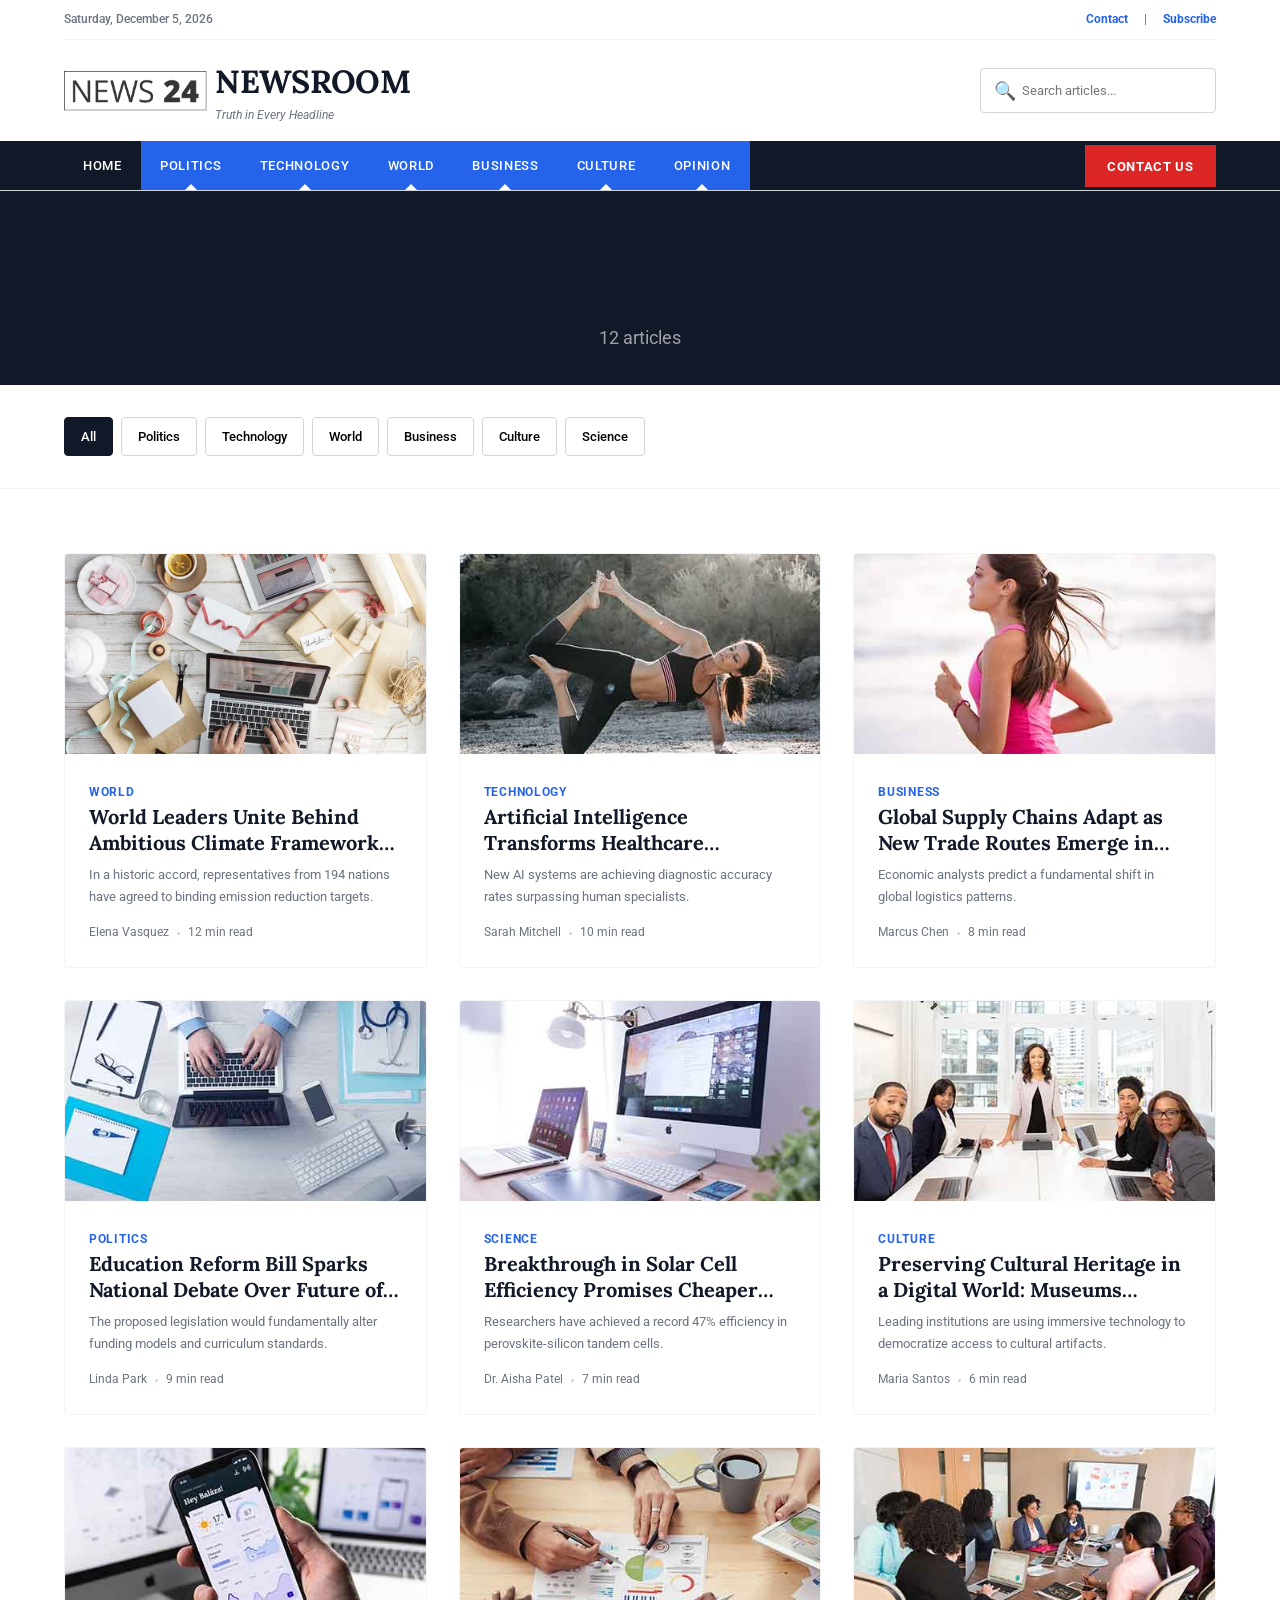
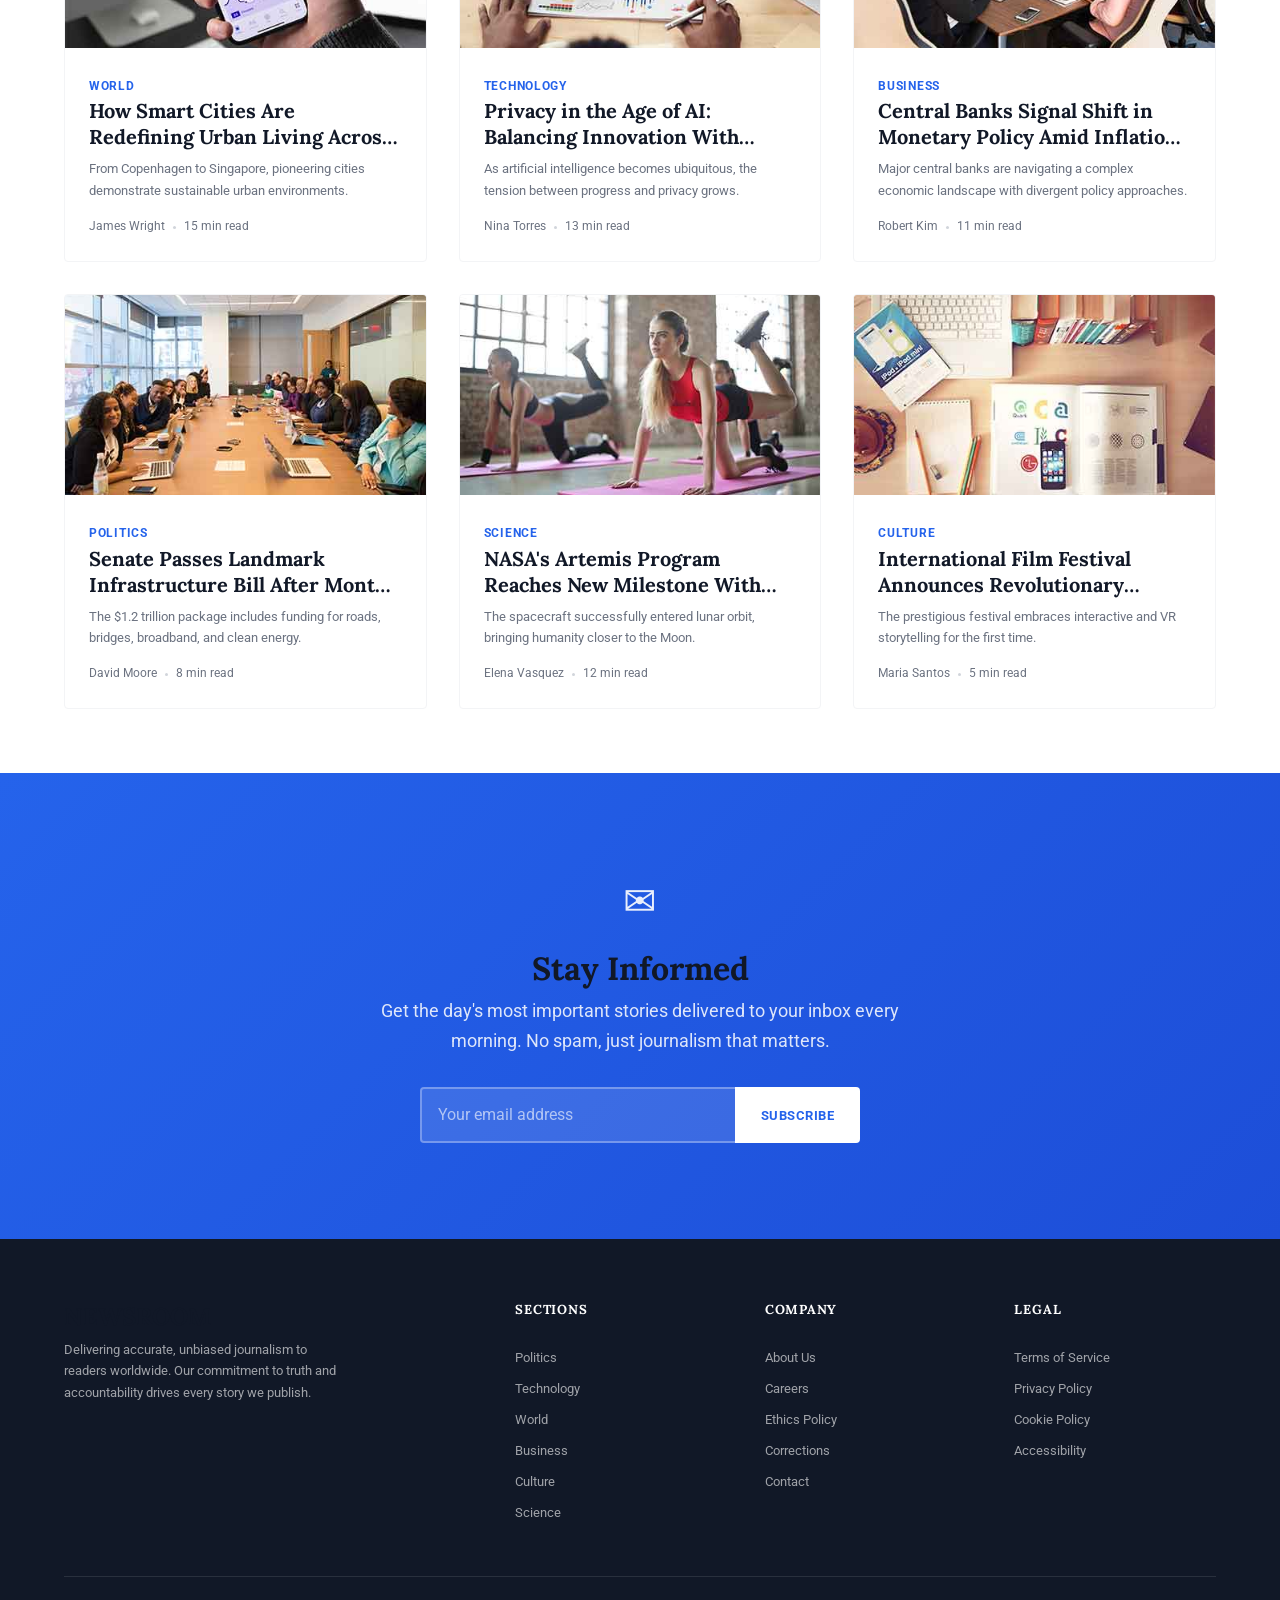
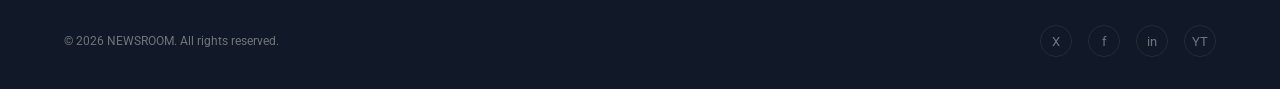
<file: category.html>
<!DOCTYPE html>
<html lang="en">
<head>
  <meta charset="UTF-8">
  <meta name="viewport" content="width=device-width, initial-scale=1.0">
  <title>World News — NEWSROOM</title>
  <meta name="description" content="Browse the latest world news, international affairs, and global analysis from NEWSROOM's award-winning journalists.">
  <link rel="icon" href="data:image/svg+xml,<svg xmlns='http://www.w3.org/2000/svg' viewBox='0 0 100 100'><text y='.9em' font-size='90'>📰</text></svg>">
  <link rel="stylesheet" href="assets/css/style.css">
</head>
<body>

  <!-- ═══ HEADER ═══ -->
  <header class="header">
    <div class="container">
      <div class="header__top">
        <span class="header__date"></span>
        <div class="header__top-right">
          <a href="contact.html" class="text-blue fw-bold" style="font-size:var(--fs-xs)">Contact</a>
          <span>|</span>
          <a href="#" class="text-blue fw-bold" style="font-size:var(--fs-xs)">Subscribe</a>
        </div>
      </div>
      <div class="header__main">
        <a href="index.html" class="header__logo">
          <img src="assets/img/logo.png" alt="NEWSROOM logo" class="header__logo-img">
          <div>
            <span class="header__logo-text">NEWSROOM</span>
            <span class="header__logo-tagline">Truth in Every Headline</span>
          </div>
        </a>
        <div class="header__search">
          <span class="header__search-icon">&#128269;</span>
          <input type="search" placeholder="Search articles..." aria-label="Search articles">
        </div>
      </div>
    </div>
    <nav class="nav" aria-label="Main navigation">
      <div class="container">
        <button class="burger" aria-label="Toggle menu" aria-expanded="false">
          <span></span><span></span><span></span>
        </button>
        <ul class="nav__list">
          <li><a href="index.html" class="nav__link">Home</a></li>
          <li><a href="category.html" class="nav__link">Politics</a></li>
          <li><a href="category.html" class="nav__link">Technology</a></li>
          <li><a href="category.html" class="nav__link active" aria-current="page">World</a></li>
          <li><a href="category.html" class="nav__link">Business</a></li>
          <li><a href="category.html" class="nav__link">Culture</a></li>
          <li><a href="category.html" class="nav__link">Opinion</a></li>
          <span class="nav__spacer"></span>
          <li><a href="contact.html" class="nav__cta">Contact Us</a></li>
        </ul>
      </div>
    </nav>
  </header>

  <!-- ═══ CATEGORY HERO ═══ -->
  <section class="cat-hero">
    <div class="container">
      <h1 class="cat-hero__title">World News</h1>
      <p class="cat-hero__count">12 articles</p>
    </div>
  </section>

  <!-- ═══ FILTERS ═══ -->
  <div class="cat-filters">
    <div class="container">
      <div class="cat-filters__list">
        <button class="cat-filters__btn active" data-filter="all">All</button>
        <button class="cat-filters__btn" data-filter="politics">Politics</button>
        <button class="cat-filters__btn" data-filter="technology">Technology</button>
        <button class="cat-filters__btn" data-filter="world">World</button>
        <button class="cat-filters__btn" data-filter="business">Business</button>
        <button class="cat-filters__btn" data-filter="culture">Culture</button>
        <button class="cat-filters__btn" data-filter="science">Science</button>
      </div>
    </div>
  </div>

  <!-- ═══ ARTICLE GRID ═══ -->
  <section class="cat-grid">
    <div class="container">
      <div class="cat-grid__wrap">

        <!-- Row 1 -->
        <div data-category="world" class="card reveal">
          <img src="assets/img/top-news-1.jpg" alt="Climate summit" class="card__img">
          <div class="card__body">
            <span class="card__cat">World</span>
            <h3 class="card__title">World Leaders Unite Behind Ambitious Climate Framework at Geneva Summit</h3>
            <p class="card__excerpt">In a historic accord, representatives from 194 nations have agreed to binding emission reduction targets.</p>
            <div class="card__meta">
              <span>Elena Vasquez</span>
              <span class="card__meta-sep"></span>
              <span>12 min read</span>
            </div>
          </div>
        </div>

        <div data-category="technology" class="card reveal">
          <img src="assets/img/cat-news-3.jpg" alt="AI healthcare" class="card__img">
          <div class="card__body">
            <span class="card__cat">Technology</span>
            <h3 class="card__title">Artificial Intelligence Transforms Healthcare Diagnostics With Unprecedented Accuracy</h3>
            <p class="card__excerpt">New AI systems are achieving diagnostic accuracy rates surpassing human specialists.</p>
            <div class="card__meta">
              <span>Sarah Mitchell</span>
              <span class="card__meta-sep"></span>
              <span>10 min read</span>
            </div>
          </div>
        </div>

        <div data-category="business" class="card reveal">
          <img src="assets/img/cat-news-2.jpg" alt="Financial markets" class="card__img">
          <div class="card__body">
            <span class="card__cat">Business</span>
            <h3 class="card__title">Global Supply Chains Adapt as New Trade Routes Emerge in Southeast Asia</h3>
            <p class="card__excerpt">Economic analysts predict a fundamental shift in global logistics patterns.</p>
            <div class="card__meta">
              <span>Marcus Chen</span>
              <span class="card__meta-sep"></span>
              <span>8 min read</span>
            </div>
          </div>
        </div>

        <!-- Row 2 -->
        <div data-category="politics" class="card reveal">
          <img src="assets/img/cat-news-5.jpg" alt="Education reform" class="card__img">
          <div class="card__body">
            <span class="card__cat">Politics</span>
            <h3 class="card__title">Education Reform Bill Sparks National Debate Over Future of Public Schools</h3>
            <p class="card__excerpt">The proposed legislation would fundamentally alter funding models and curriculum standards.</p>
            <div class="card__meta">
              <span>Linda Park</span>
              <span class="card__meta-sep"></span>
              <span>9 min read</span>
            </div>
          </div>
        </div>

        <div data-category="science" class="card reveal">
          <img src="assets/img/cat-news-6.jpg" alt="Solar energy" class="card__img">
          <div class="card__body">
            <span class="card__cat">Science</span>
            <h3 class="card__title">Breakthrough in Solar Cell Efficiency Promises Cheaper Clean Energy Worldwide</h3>
            <p class="card__excerpt">Researchers have achieved a record 47% efficiency in perovskite-silicon tandem cells.</p>
            <div class="card__meta">
              <span>Dr. Aisha Patel</span>
              <span class="card__meta-sep"></span>
              <span>7 min read</span>
            </div>
          </div>
        </div>

        <div data-category="culture" class="card reveal">
          <img src="assets/img/cat-news-9.jpg" alt="Cultural heritage" class="card__img">
          <div class="card__body">
            <span class="card__cat">Culture</span>
            <h3 class="card__title">Preserving Cultural Heritage in a Digital World: Museums Embrace Virtual Reality</h3>
            <p class="card__excerpt">Leading institutions are using immersive technology to democratize access to cultural artifacts.</p>
            <div class="card__meta">
              <span>Maria Santos</span>
              <span class="card__meta-sep"></span>
              <span>6 min read</span>
            </div>
          </div>
        </div>

        <!-- Row 3 -->
        <div data-category="world" class="card reveal">
          <img src="assets/img/cat-news-4.jpg" alt="Smart cities" class="card__img">
          <div class="card__body">
            <span class="card__cat">World</span>
            <h3 class="card__title">How Smart Cities Are Redefining Urban Living Across Three Continents</h3>
            <p class="card__excerpt">From Copenhagen to Singapore, pioneering cities demonstrate sustainable urban environments.</p>
            <div class="card__meta">
              <span>James Wright</span>
              <span class="card__meta-sep"></span>
              <span>15 min read</span>
            </div>
          </div>
        </div>

        <div data-category="technology" class="card reveal">
          <img src="assets/img/cat-news-8.jpg" alt="Digital privacy" class="card__img">
          <div class="card__body">
            <span class="card__cat">Technology</span>
            <h3 class="card__title">Privacy in the Age of AI: Balancing Innovation With Individual Rights</h3>
            <p class="card__excerpt">As artificial intelligence becomes ubiquitous, the tension between progress and privacy grows.</p>
            <div class="card__meta">
              <span>Nina Torres</span>
              <span class="card__meta-sep"></span>
              <span>13 min read</span>
            </div>
          </div>
        </div>

        <div data-category="business" class="card reveal">
          <img src="assets/img/top-news-3.jpg" alt="Central banks" class="card__img">
          <div class="card__body">
            <span class="card__cat">Business</span>
            <h3 class="card__title">Central Banks Signal Shift in Monetary Policy Amid Inflation Concerns</h3>
            <p class="card__excerpt">Major central banks are navigating a complex economic landscape with divergent policy approaches.</p>
            <div class="card__meta">
              <span>Robert Kim</span>
              <span class="card__meta-sep"></span>
              <span>11 min read</span>
            </div>
          </div>
        </div>

        <!-- Row 4 -->
        <div data-category="politics" class="card reveal">
          <img src="assets/img/top-news-4.jpg" alt="Senate infrastructure" class="card__img">
          <div class="card__body">
            <span class="card__cat">Politics</span>
            <h3 class="card__title">Senate Passes Landmark Infrastructure Bill After Months of Debate</h3>
            <p class="card__excerpt">The $1.2 trillion package includes funding for roads, bridges, broadband, and clean energy.</p>
            <div class="card__meta">
              <span>David Moore</span>
              <span class="card__meta-sep"></span>
              <span>8 min read</span>
            </div>
          </div>
        </div>

        <div data-category="science" class="card reveal">
          <img src="assets/img/cat-news-1.jpg" alt="Space exploration" class="card__img">
          <div class="card__body">
            <span class="card__cat">Science</span>
            <h3 class="card__title">NASA's Artemis Program Reaches New Milestone With Lunar Orbit Insertion</h3>
            <p class="card__excerpt">The spacecraft successfully entered lunar orbit, bringing humanity closer to the Moon.</p>
            <div class="card__meta">
              <span>Elena Vasquez</span>
              <span class="card__meta-sep"></span>
              <span>12 min read</span>
            </div>
          </div>
        </div>

        <div data-category="culture" class="card reveal">
          <img src="assets/img/top-news-5.jpg" alt="Film festival" class="card__img">
          <div class="card__body">
            <span class="card__cat">Culture</span>
            <h3 class="card__title">International Film Festival Announces Revolutionary Digital Category</h3>
            <p class="card__excerpt">The prestigious festival embraces interactive and VR storytelling for the first time.</p>
            <div class="card__meta">
              <span>Maria Santos</span>
              <span class="card__meta-sep"></span>
              <span>5 min read</span>
            </div>
          </div>
        </div>

      </div>
    </div>
  </section>

  <!-- ═══ NEWSLETTER ═══ -->
  <section class="newsletter reveal">
    <div class="container">
      <div class="newsletter__inner">
        <div class="newsletter__icon">&#9993;</div>
        <h2 class="newsletter__title">Stay Informed</h2>
        <p class="newsletter__text">Get the day's most important stories delivered to your inbox every morning. No spam, just journalism that matters.</p>
        <form class="newsletter__form" data-form>
          <input type="email" class="newsletter__input" placeholder="Your email address" required aria-label="Email address">
          <button type="submit" class="newsletter__btn">Subscribe</button>
        </form>
        <div class="form-ok" style="margin-top:1rem">Welcome to NEWSROOM. Check your inbox for confirmation.</div>
        <div class="form-err" style="margin-top:1rem">Please enter a valid email address.</div>
      </div>
    </div>
  </section>

  <!-- ═══ FOOTER ═══ -->
  <footer class="footer">
    <div class="container">
      <div class="footer__grid">
        <div>
          <h3 class="footer__brand-title">NEWSROOM</h3>
          <p class="footer__brand-text">Delivering accurate, unbiased journalism to readers worldwide. Our commitment to truth and accountability drives every story we publish.</p>
        </div>
        <div>
          <h4 class="footer__col-title">Sections</h4>
          <a href="category.html" class="footer__link">Politics</a>
          <a href="category.html" class="footer__link">Technology</a>
          <a href="category.html" class="footer__link">World</a>
          <a href="category.html" class="footer__link">Business</a>
          <a href="category.html" class="footer__link">Culture</a>
          <a href="category.html" class="footer__link">Science</a>
        </div>
        <div>
          <h4 class="footer__col-title">Company</h4>
          <a href="#" class="footer__link">About Us</a>
          <a href="#" class="footer__link">Careers</a>
          <a href="#" class="footer__link">Ethics Policy</a>
          <a href="#" class="footer__link">Corrections</a>
          <a href="contact.html" class="footer__link">Contact</a>
        </div>
        <div>
          <h4 class="footer__col-title">Legal</h4>
          <a href="#" class="footer__link">Terms of Service</a>
          <a href="#" class="footer__link">Privacy Policy</a>
          <a href="#" class="footer__link">Cookie Policy</a>
          <a href="#" class="footer__link">Accessibility</a>
        </div>
      </div>
      <div class="footer__bottom">
        <span>&copy; <span data-year></span> NEWSROOM. All rights reserved.</span>
        <div class="footer__social">
          <a href="#" aria-label="Twitter">X</a>
          <a href="#" aria-label="Facebook">f</a>
          <a href="#" aria-label="Instagram">in</a>
          <a href="#" aria-label="YouTube">YT</a>
        </div>
      </div>
    </div>
  </footer>

  <script src="assets/js/main.js"></script>
</body>
</html>
</file>
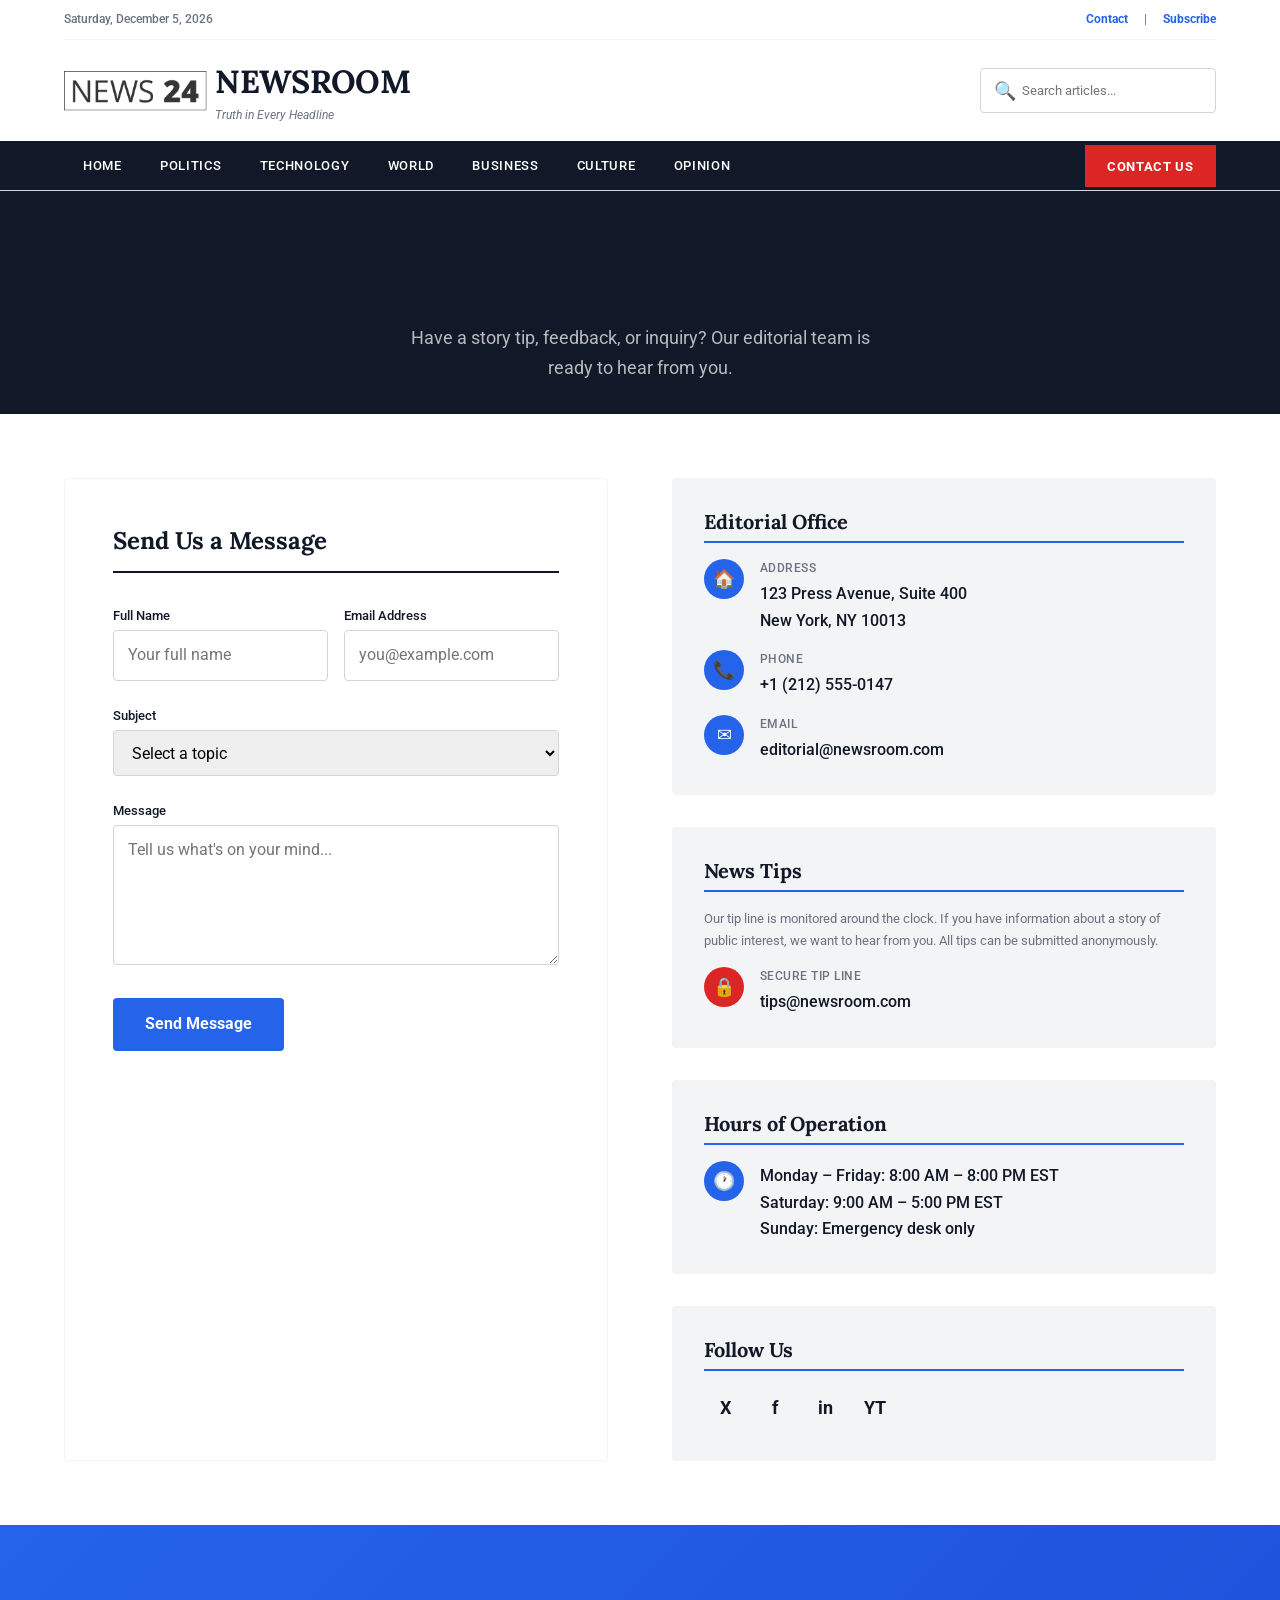
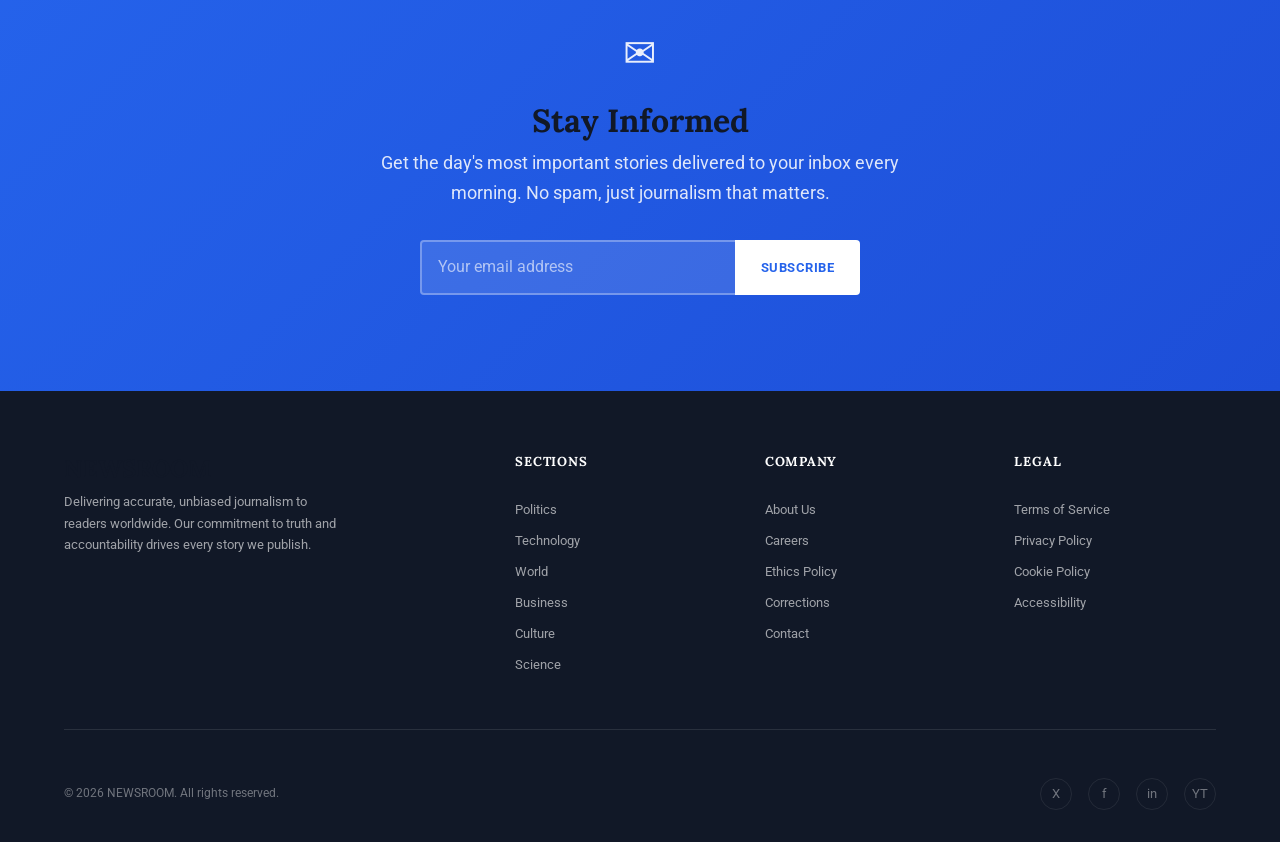
<file: contact.html>
<!DOCTYPE html>
<html lang="en">
<head>
  <meta charset="UTF-8">
  <meta name="viewport" content="width=device-width, initial-scale=1.0">
  <title>Contact Us — NEWSROOM</title>
  <meta name="description" content="Get in touch with NEWSROOM's editorial team. Submit tips, letters, feedback, or advertising inquiries.">
  <link rel="icon" href="data:image/svg+xml,<svg xmlns='http://www.w3.org/2000/svg' viewBox='0 0 100 100'><text y='.9em' font-size='90'>📰</text></svg>">
  <link rel="stylesheet" href="assets/css/style.css">
</head>
<body>

  <!-- ═══ HEADER ═══ -->
  <header class="header">
    <div class="container">
      <div class="header__top">
        <span class="header__date"></span>
        <div class="header__top-right">
          <a href="contact.html" class="text-blue fw-bold" style="font-size:var(--fs-xs)">Contact</a>
          <span>|</span>
          <a href="#" class="text-blue fw-bold" style="font-size:var(--fs-xs)">Subscribe</a>
        </div>
      </div>
      <div class="header__main">
        <a href="index.html" class="header__logo">
          <img src="assets/img/logo.png" alt="NEWSROOM logo" class="header__logo-img">
          <div>
            <span class="header__logo-text">NEWSROOM</span>
            <span class="header__logo-tagline">Truth in Every Headline</span>
          </div>
        </a>
        <div class="header__search">
          <span class="header__search-icon">&#128269;</span>
          <input type="search" placeholder="Search articles..." aria-label="Search articles">
        </div>
      </div>
    </div>
    <nav class="nav" aria-label="Main navigation">
      <div class="container">
        <button class="burger" aria-label="Toggle menu" aria-expanded="false">
          <span></span><span></span><span></span>
        </button>
        <ul class="nav__list">
          <li><a href="index.html" class="nav__link">Home</a></li>
          <li><a href="category.html" class="nav__link">Politics</a></li>
          <li><a href="category.html" class="nav__link">Technology</a></li>
          <li><a href="category.html" class="nav__link">World</a></li>
          <li><a href="category.html" class="nav__link">Business</a></li>
          <li><a href="category.html" class="nav__link">Culture</a></li>
          <li><a href="category.html" class="nav__link">Opinion</a></li>
          <span class="nav__spacer"></span>
          <li><a href="contact.html" class="nav__cta active" aria-current="page">Contact Us</a></li>
        </ul>
      </div>
    </nav>
  </header>

  <!-- ═══ CONTACT HERO ═══ -->
  <section class="contact-hero">
    <div class="container">
      <h1 class="contact-hero__title">Contact Us</h1>
      <p class="contact-hero__text">Have a story tip, feedback, or inquiry? Our editorial team is ready to hear from you.</p>
    </div>
  </section>

  <!-- ═══ CONTACT GRID ═══ -->
  <section class="contact-wrap">
    <div class="container">
      <div class="contact-grid">

        <!-- Contact Form -->
        <div class="contact-form reveal">
          <h2 class="contact-form__title">Send Us a Message</h2>
          <form data-form>
            <div class="form-row">
              <div class="form-group">
                <label for="cf-name">Full Name</label>
                <input type="text" id="cf-name" name="name" placeholder="Your full name" required>
              </div>
              <div class="form-group">
                <label for="cf-email">Email Address</label>
                <input type="email" id="cf-email" name="email" placeholder="you@example.com" required>
              </div>
            </div>
            <div class="form-group">
              <label for="cf-subject">Subject</label>
              <select id="cf-subject" name="subject" required>
                <option value="" disabled selected>Select a topic</option>
                <option value="tip">Story Tip</option>
                <option value="correction">Correction Request</option>
                <option value="feedback">Feedback</option>
                <option value="advertising">Advertising</option>
                <option value="careers">Careers</option>
                <option value="other">Other</option>
              </select>
            </div>
            <div class="form-group">
              <label for="cf-message">Message</label>
              <textarea id="cf-message" name="message" placeholder="Tell us what's on your mind..." required></textarea>
            </div>
            <button type="submit" class="form-submit">Send Message</button>
            <div class="form-ok">Thank you for reaching out. Our team will respond within 24 hours.</div>
            <div class="form-err">Please fill in all required fields and ensure your email is valid.</div>
          </form>
        </div>

        <!-- Editorial Info -->
        <div class="contact-info reveal">
          <div class="contact-info__block">
            <h3>Editorial Office</h3>
            <div class="contact-info__item">
              <div class="contact-info__icon">&#127968;</div>
              <div>
                <div class="contact-info__label">Address</div>
                <div class="contact-info__value">123 Press Avenue, Suite 400<br>New York, NY 10013</div>
              </div>
            </div>
            <div class="contact-info__item">
              <div class="contact-info__icon">&#128222;</div>
              <div>
                <div class="contact-info__label">Phone</div>
                <div class="contact-info__value">+1 (212) 555-0147</div>
              </div>
            </div>
            <div class="contact-info__item">
              <div class="contact-info__icon">&#9993;</div>
              <div>
                <div class="contact-info__label">Email</div>
                <div class="contact-info__value">editorial@newsroom.com</div>
              </div>
            </div>
          </div>

          <div class="contact-info__block">
            <h3>News Tips</h3>
            <p style="font-size:var(--fs-sm);line-height:var(--lh-body);color:var(--c-gray-d);margin-bottom:var(--sp-md)">
              Our tip line is monitored around the clock. If you have information about a story of public interest, we want to hear from you. All tips can be submitted anonymously.
            </p>
            <div class="contact-info__item">
              <div class="contact-info__icon" style="background:var(--c-accent)">&#128274;</div>
              <div>
                <div class="contact-info__label">Secure Tip Line</div>
                <div class="contact-info__value">tips@newsroom.com</div>
              </div>
            </div>
          </div>

          <div class="contact-info__block">
            <h3>Hours of Operation</h3>
            <div class="contact-info__item">
              <div class="contact-info__icon">&#128336;</div>
              <div>
                <div class="contact-info__value">
                  Monday – Friday: 8:00 AM – 8:00 PM EST<br>
                  Saturday: 9:00 AM – 5:00 PM EST<br>
                  Sunday: Emergency desk only
                </div>
              </div>
            </div>
          </div>

          <div class="contact-info__block">
            <h3>Follow Us</h3>
            <div style="display:flex;gap:var(--sp-sm);margin-top:var(--sp-sm)">
              <a href="#" class="share-btn" style="width:42px;height:42px;font-size:var(--fs-md)" aria-label="Twitter">X</a>
              <a href="#" class="share-btn" style="width:42px;height:42px;font-size:var(--fs-md)" aria-label="Facebook">f</a>
              <a href="#" class="share-btn" style="width:42px;height:42px;font-size:var(--fs-md)" aria-label="Instagram">in</a>
              <a href="#" class="share-btn" style="width:42px;height:42px;font-size:var(--fs-md)" aria-label="YouTube">YT</a>
            </div>
          </div>
        </div>

      </div>
    </div>
  </section>

  <!-- ═══ NEWSLETTER ═══ -->
  <section class="newsletter reveal">
    <div class="container">
      <div class="newsletter__inner">
        <div class="newsletter__icon">&#9993;</div>
        <h2 class="newsletter__title">Stay Informed</h2>
        <p class="newsletter__text">Get the day's most important stories delivered to your inbox every morning. No spam, just journalism that matters.</p>
        <form class="newsletter__form" data-form>
          <input type="email" class="newsletter__input" placeholder="Your email address" required aria-label="Email address">
          <button type="submit" class="newsletter__btn">Subscribe</button>
        </form>
        <div class="form-ok" style="margin-top:1rem">Welcome to NEWSROOM. Check your inbox for confirmation.</div>
        <div class="form-err" style="margin-top:1rem">Please enter a valid email address.</div>
      </div>
    </div>
  </section>

  <!-- ═══ FOOTER ═══ -->
  <footer class="footer">
    <div class="container">
      <div class="footer__grid">
        <div>
          <h3 class="footer__brand-title">NEWSROOM</h3>
          <p class="footer__brand-text">Delivering accurate, unbiased journalism to readers worldwide. Our commitment to truth and accountability drives every story we publish.</p>
        </div>
        <div>
          <h4 class="footer__col-title">Sections</h4>
          <a href="category.html" class="footer__link">Politics</a>
          <a href="category.html" class="footer__link">Technology</a>
          <a href="category.html" class="footer__link">World</a>
          <a href="category.html" class="footer__link">Business</a>
          <a href="category.html" class="footer__link">Culture</a>
          <a href="category.html" class="footer__link">Science</a>
        </div>
        <div>
          <h4 class="footer__col-title">Company</h4>
          <a href="#" class="footer__link">About Us</a>
          <a href="#" class="footer__link">Careers</a>
          <a href="#" class="footer__link">Ethics Policy</a>
          <a href="#" class="footer__link">Corrections</a>
          <a href="contact.html" class="footer__link">Contact</a>
        </div>
        <div>
          <h4 class="footer__col-title">Legal</h4>
          <a href="#" class="footer__link">Terms of Service</a>
          <a href="#" class="footer__link">Privacy Policy</a>
          <a href="#" class="footer__link">Cookie Policy</a>
          <a href="#" class="footer__link">Accessibility</a>
        </div>
      </div>
      <div class="footer__bottom">
        <span>&copy; <span data-year></span> NEWSROOM. All rights reserved.</span>
        <div class="footer__social">
          <a href="#" aria-label="Twitter">X</a>
          <a href="#" aria-label="Facebook">f</a>
          <a href="#" aria-label="Instagram">in</a>
          <a href="#" aria-label="YouTube">YT</a>
        </div>
      </div>
    </div>
  </footer>

  <script src="assets/js/main.js"></script>
</body>
</html>
</file>
<file: assets/css/style.css>
/* ============================================================
   NEWSROOM — News Portal & Journalism
   "Truth in Every Headline."
   Design Language: Broadside editorial — newspaper grid grammar,
   sharp typographic hierarchy, rule-line dividers, ticker energy.
   ============================================================ */

@import url('https://fonts.googleapis.com/css2?family=Lora:ital,wght@0,400;0,500;0,600;0,700;0,800;1,400;1,500&family=Roboto:wght@300;400;500;700;900&display=swap');

/* ── 1. TOKENS ────────────────────────────────────────────── */
:root {
  /* Palette */
  --c-dark:      #111827;
  --c-dark-s:    #1F2937;
  --c-blue:      #2563EB;
  --c-blue-d:    #1D4ED8;
  --c-blue-l:    #DBEAFE;
  --c-white:     #FFFFFF;
  --c-gray:      #F3F4F6;
  --c-gray-m:    #D1D5DB;
  --c-gray-d:    #6B7280;
  --c-accent:    #DC2626;  /* breaking news red */
  --c-black:     #000000;

  /* Typography */
  --ff-heading:  'Lora', Georgia, 'Times New Roman', serif;
  --ff-body:     'Roboto', 'Helvetica Neue', Arial, sans-serif;
  --fs-xs:       0.75rem;   /* 12 */
  --fs-sm:       0.8125rem; /* 13 */
  --fs-base:     1rem;      /* 16 */
  --fs-md:       1.125rem;  /* 18 */
  --fs-lg:       1.25rem;   /* 20 */
  --fs-xl:       1.5rem;    /* 24 */
  --fs-2xl:      2rem;      /* 32 */
  --fs-3xl:      2.5rem;    /* 40 */
  --fs-4xl:      3.25rem;   /* 52 */
  --fw-light:    300;
  --fw-regular:  400;
  --fw-medium:   500;
  --fw-bold:     700;
  --fw-black:    900;
  --lh-tight:    1.15;
  --lh-snug:     1.3;
  --lh-body:     1.65;

  /* Spacing */
  --sp-xs:  0.25rem;
  --sp-sm:  0.5rem;
  --sp-md:  1rem;
  --sp-lg:  1.5rem;
  --sp-xl:  2rem;
  --sp-2xl: 3rem;
  --sp-3xl: 4rem;
  --sp-4xl: 6rem;

  /* Layout */
  --max-w:      1200px;
  --sidebar-w:  340px;
  --gutter:     1.5rem;
  --radius:     4px;

  /* Transitions */
  --ease:       cubic-bezier(.4, 0, .2, 1);
  --dur:        0.25s;
  --dur-slow:   0.45s;

  /* Shadows */
  --sh-sm:  0 1px 3px rgba(0,0,0,.08);
  --sh-md:  0 4px 12px rgba(0,0,0,.1);
  --sh-lg:  0 8px 30px rgba(0,0,0,.12);
}

/* ── 2. RESET & BASE ─────────────────────────────────────── */
*,*::before,*::after{box-sizing:border-box;margin:0;padding:0}

html{
  font-size:16px;
  scroll-behavior:smooth;
  -webkit-text-size-adjust:100%;
}
body{
  font-family:var(--ff-body);
  font-size:var(--fs-base);
  line-height:var(--lh-body);
  color:var(--c-dark);
  background:var(--c-white);
  overflow-x:hidden;
  -webkit-font-smoothing:antialiased;
  -moz-osx-font-smoothing:grayscale;
}
img{max-width:100%;height:auto;display:block}
a{color:inherit;text-decoration:none}
ul,ol{list-style:none}
button{cursor:pointer;border:none;background:none;font:inherit}
input,textarea,select{font:inherit;border:1px solid var(--c-gray-m);border-radius:var(--radius)}
input:focus,textarea:focus,select:focus{outline:2px solid var(--c-blue);outline-offset:1px}
h1,h2,h3,h4,h5,h6{font-family:var(--ff-heading);font-weight:var(--fw-bold);line-height:var(--lh-tight);color:var(--c-dark)}

/* ── 3. UTILITIES ─────────────────────────────────────────── */
.container{width:100%;max-width:var(--max-w);margin:0 auto;padding:0 var(--gutter)}
.sr-only{position:absolute;width:1px;height:1px;padding:0;margin:-1px;overflow:hidden;clip:rect(0,0,0,0);border:0}
.text-blue{color:var(--c-blue)}
.text-red{color:var(--c-accent)}
.text-gray{color:var(--c-gray-d)}
.bg-dark{background:var(--c-dark);color:var(--c-white)}
.bg-gray{background:var(--c-gray)}
.bg-blue{background:var(--c-blue);color:var(--c-white)}
.fw-bold{font-weight:var(--fw-bold)}
.fw-black{font-weight:var(--fw-black)}
.ff-heading{font-family:var(--ff-heading)}

/* Rule lines — newspaper DNA */
.rule-top{border-top:3px solid var(--c-dark)}
.rule-bottom{border-bottom:1px solid var(--c-gray-m)}
.rule-thick{border-top:4px solid var(--c-dark)}
.rule-double{border-top:3px double var(--c-dark)}

/* Label / tag chips */
.label{
  display:inline-block;
  font-family:var(--ff-body);
  font-size:var(--fs-xs);
  font-weight:var(--fw-bold);
  text-transform:uppercase;
  letter-spacing:.08em;
  padding:.2em .6em;
  border-radius:2px;
}
.label--blue{background:var(--c-blue);color:var(--c-white)}
.label--dark{background:var(--c-dark);color:var(--c-white)}
.label--red{background:var(--c-accent);color:var(--c-white)}
.label--outline{background:transparent;border:1px solid var(--c-dark);color:var(--c-dark)}
.label--ghost{background:rgba(255,255,255,.15);color:var(--c-white)}

/* Section title with rule */
.section-heading{
  display:flex;align-items:center;gap:var(--sp-md);
  margin-bottom:var(--sp-xl);
}
.section-heading::after{content:'';flex:1;height:2px;background:var(--c-dark)}
.section-heading h2{white-space:nowrap;font-size:var(--fs-xl);text-transform:uppercase;letter-spacing:.04em}

/* ── 4. REVEAL ANIMATION ──────────────────────────────────── */
.reveal{
  opacity:0;
  transform:translateY(28px);
  transition:opacity var(--dur-slow) var(--ease),transform var(--dur-slow) var(--ease);
}
.reveal.visible{
  opacity:1;
  transform:translateY(0);
}
.reveal.reveal-left{
  transform:translateX(-28px);
}
.reveal.reveal-left.visible{transform:translateX(0)}
.reveal.reveal-right{
  transform:translateX(28px);
}
.reveal.reveal-right.visible{transform:translateX(0)}

@media(prefers-reduced-motion:reduce){
  .reveal{opacity:1;transform:none;transition:none}
}

/* ── 5. BREAKING NEWS TICKER ──────────────────────────────── */
.ticker{
  background:var(--c-accent);
  color:var(--c-white);
  padding:.5rem 0;
  overflow:hidden;
  position:relative;
}
.ticker__label{
  position:absolute;left:0;top:0;bottom:0;
  background:var(--c-dark);
  color:var(--c-white);
  font-size:var(--fs-xs);
  font-weight:var(--fw-bold);
  text-transform:uppercase;
  letter-spacing:.1em;
  padding:.55rem 1rem;
  z-index:2;
  display:flex;align-items:center;gap:.4rem;
}
.ticker__label::before{
  content:'';width:8px;height:8px;border-radius:50%;background:var(--c-accent);
  animation:pulse-dot 1.2s ease infinite;
}
@keyframes pulse-dot{
  0%,100%{opacity:1}50%{opacity:.3}
}
.ticker__track{
  display:flex;gap:var(--sp-3xl);
  padding-left:10rem;
  animation:ticker-scroll 30s linear infinite;
  white-space:nowrap;
}
.ticker__item{
  font-size:var(--fs-sm);
  font-weight:var(--fw-medium);
}
.ticker__item::before{
  content:'\2022';margin-right:.6rem;opacity:.5;
}
@keyframes ticker-scroll{
  0%{transform:translateX(0)}
  100%{transform:translateX(-50%)}
}
@media(prefers-reduced-motion:reduce){
  .ticker__track{animation:none}
}

/* ── 6. HEADER ────────────────────────────────────────────── */
.header{
  background:var(--c-white);
  border-bottom:1px solid var(--c-gray-m);
  position:sticky;top:0;z-index:100;
}
.header__top{
  display:flex;align-items:center;justify-content:space-between;
  padding:.6rem 0;
  border-bottom:1px solid var(--c-gray);
  font-size:var(--fs-xs);
  color:var(--c-gray-d);
}
.header__top-right{display:flex;align-items:center;gap:var(--sp-md)}
.header__date{font-weight:var(--fw-medium)}

.header__main{
  display:flex;align-items:center;justify-content:space-between;
  padding:var(--sp-md) 0;
}
.header__logo{
  display:flex;align-items:center;gap:var(--sp-sm);
}
.header__logo-img{height:40px;width:auto}
.header__logo-text{
  font-family:var(--ff-heading);
  font-size:var(--fs-2xl);
  font-weight:var(--fw-black);
  letter-spacing:-.02em;
  color:var(--c-dark);
}
.header__logo-tagline{
  font-size:var(--fs-xs);
  color:var(--c-gray-d);
  font-style:italic;
  display:block;
  margin-top:-.2rem;
}

.header__search{
  display:flex;align-items:center;
  border:1px solid var(--c-gray-m);
  border-radius:var(--radius);
  padding:.4rem .8rem;
  gap:.4rem;
}
.header__search input{
  border:none;outline:none;
  font-size:var(--fs-sm);
  width:180px;
  padding:0;
}
.header__search-icon{color:var(--c-gray-d);font-size:var(--fs-md)}

/* Navigation */
.nav{
  background:var(--c-dark);
}
.nav__list{
  display:flex;align-items:center;gap:0;
}
.nav__link{
  display:block;
  padding:.85rem 1.2rem;
  font-size:var(--fs-sm);
  font-weight:var(--fw-medium);
  color:var(--c-white);
  text-transform:uppercase;
  letter-spacing:.05em;
  transition:background var(--dur) var(--ease);
  position:relative;
}
.nav__link:hover,
.nav__link.active{
  background:var(--c-blue);
}
.nav__link.active::after{
  content:'';position:absolute;bottom:0;left:50%;transform:translateX(-50%);
  width:0;height:0;border-left:6px solid transparent;border-right:6px solid transparent;border-bottom:6px solid var(--c-white);
}
.nav__spacer{flex:1}
.nav__cta{
  background:var(--c-accent);color:var(--c-white);
  padding:.85rem 1.4rem;
  font-size:var(--fs-sm);
  font-weight:var(--fw-bold);
  text-transform:uppercase;
  letter-spacing:.05em;
  transition:opacity var(--dur) var(--ease);
}
.nav__cta:hover{opacity:.85}

/* Burger */
.burger{display:none;flex-direction:column;gap:5px;padding:.5rem}
.burger span{
  display:block;width:24px;height:2px;background:var(--c-dark);
  transition:transform var(--dur) var(--ease),opacity var(--dur) var(--ease);
}
.burger.open span:nth-child(1){transform:rotate(45deg) translate(5px,5px)}
.burger.open span:nth-child(2){opacity:0}
.burger.open span:nth-child(3){transform:rotate(-45deg) translate(5px,-5px)}

/* ── 7. HERO ──────────────────────────────────────────────── */
.hero{
  padding:var(--sp-3xl) 0 var(--sp-2xl);
  background:var(--c-white);
}
.hero__grid{
  display:grid;
  grid-template-columns:1fr var(--sidebar-w);
  gap:var(--sp-2xl);
}
.hero__featured{position:relative;overflow:hidden;border-radius:var(--radius)}
.hero__featured-img{
  width:100%;height:420px;object-fit:cover;
  transition:transform var(--dur-slow) var(--ease);
}
.hero__featured:hover .hero__featured-img{transform:scale(1.03)}
.hero__featured-overlay{
  position:absolute;bottom:0;left:0;right:0;
  background:linear-gradient(to top,rgba(0,0,0,.85) 0%,rgba(0,0,0,.3) 60%,transparent 100%);
  padding:var(--sp-2xl) var(--sp-xl) var(--sp-xl);
}
.hero__featured-meta{
  display:flex;align-items:center;gap:var(--sp-sm);
  margin-bottom:var(--sp-sm);
}
.hero__featured-title{
  font-size:var(--fs-3xl);
  color:var(--c-white);
  line-height:var(--lh-snug);
  margin-bottom:var(--sp-sm);
}
.hero__featured-excerpt{
  font-size:var(--fs-base);
  color:rgba(255,255,255,.8);
  line-height:var(--lh-body);
  max-width:540px;
}
.hero__featured-link{
  display:inline-block;margin-top:var(--sp-md);
  color:var(--c-white);font-weight:var(--fw-bold);
  font-size:var(--fs-sm);text-transform:uppercase;letter-spacing:.06em;
  border-bottom:2px solid var(--c-white);padding-bottom:2px;
  transition:color var(--dur) var(--ease);
}
.hero__featured-link:hover{color:var(--c-blue)}

/* Hero Sidebar */
.hero__sidebar{display:flex;flex-direction:column;gap:0}
.hero__sidebar-title{
  font-size:var(--fs-lg);font-weight:var(--fw-bold);
  text-transform:uppercase;letter-spacing:.04em;
  padding-bottom:var(--sp-sm);margin-bottom:var(--sp-md);
  border-bottom:3px solid var(--c-dark);
}
.hero__side-item{
  display:flex;gap:var(--sp-md);
  padding:var(--sp-md) 0;
  border-bottom:1px solid var(--c-gray);
  transition:background var(--dur) var(--ease);
}
.hero__side-item:last-child{border-bottom:none}
.hero__side-item:hover{background:var(--c-gray);margin:0 calc(var(--gutter)*-1);padding-left:var(--gutter);padding-right:var(--gutter);border-radius:var(--radius)}
.hero__side-img{width:90px;height:68px;object-fit:cover;border-radius:var(--radius);flex-shrink:0}
.hero__side-body{display:flex;flex-direction:column;justify-content:center;gap:.2rem}
.hero__side-cat{font-size:var(--fs-xs);font-weight:var(--fw-bold);text-transform:uppercase;color:var(--c-blue);letter-spacing:.06em}
.hero__side-title{font-family:var(--ff-heading);font-size:var(--fs-base);font-weight:var(--fw-bold);line-height:var(--lh-snug)}
.hero__side-time{font-size:var(--fs-xs);color:var(--c-gray-d)}

/* ── 8. CATEGORY SECTIONS ─────────────────────────────────── */
.categories{padding:var(--sp-3xl) 0}

.cat-row{
  display:grid;
  grid-template-columns:repeat(3,1fr);
  gap:var(--sp-xl);
  margin-bottom:var(--sp-3xl);
}

/* Card */
.card{
  background:var(--c-white);
  border:1px solid var(--c-gray);
  border-radius:var(--radius);
  overflow:hidden;
  transition:transform var(--dur) var(--ease),box-shadow var(--dur) var(--ease);
}
.card:hover{
  transform:translateY(-3px);
  box-shadow:var(--sh-md);
}
.card__img{
  width:100%;height:200px;object-fit:cover;
  transition:transform var(--dur-slow) var(--ease);
}
.card:hover .card__img{transform:scale(1.04)}
.card__body{padding:var(--sp-lg)}
.card__cat{
  font-size:var(--fs-xs);font-weight:var(--fw-bold);
  text-transform:uppercase;letter-spacing:.06em;color:var(--c-blue);
  margin-bottom:var(--sp-sm);
}
.card__title{
  font-family:var(--ff-heading);font-size:var(--fs-lg);
  font-weight:var(--fw-bold);line-height:var(--lh-snug);
  margin-bottom:var(--sp-sm);
  display:-webkit-box;-webkit-line-clamp:2;-webkit-box-orient:vertical;overflow:hidden;
}
.card__excerpt{
  font-size:var(--fs-sm);color:var(--c-gray-d);line-height:var(--lh-body);
  display:-webkit-box;-webkit-line-clamp:2;-webkit-box-orient:vertical;overflow:hidden;
  margin-bottom:var(--sp-md);
}
.card__meta{
  display:flex;align-items:center;gap:var(--sp-sm);
  font-size:var(--fs-xs);color:var(--c-gray-d);
}
.card__meta-avatar{width:28px;height:28px;border-radius:50%;object-fit:cover}
.card__meta-sep{width:3px;height:3px;border-radius:50%;background:var(--c-gray-m)}

/* ── 9. TRENDING SIDEBAR ──────────────────────────────────── */
.trending{
  background:var(--c-dark);
  color:var(--c-white);
  padding:var(--sp-3xl) 0;
}
.trending__grid{
  display:grid;
  grid-template-columns:1fr var(--sidebar-w);
  gap:var(--sp-2xl);
}
.trending__title{
  font-size:var(--fs-xl);text-transform:uppercase;letter-spacing:.04em;
  padding-bottom:var(--sp-sm);margin-bottom:var(--sp-xl);
  border-bottom:3px solid var(--c-blue);
}
.trending__list{display:flex;flex-direction:column;gap:0}
.trending__item{
  display:flex;align-items:flex-start;gap:var(--sp-md);
  padding:var(--sp-lg) 0;
  border-bottom:1px solid rgba(255,255,255,.1);
  transition:background var(--dur) var(--ease);
}
.trending__item:last-child{border-bottom:none}
.trending__item:hover{background:rgba(255,255,255,.04)}
.trending__num{
  font-family:var(--ff-heading);
  font-size:var(--fs-3xl);font-weight:var(--fw-black);
  color:var(--c-blue);
  line-height:1;min-width:50px;
}
.trending__item-title{
  font-family:var(--ff-heading);font-size:var(--fs-md);
  font-weight:var(--fw-bold);line-height:var(--lh-snug);color:var(--c-white);
  margin-bottom:.3rem;
}
.trending__item-meta{font-size:var(--fs-xs);color:rgba(255,255,255,.5)}

/* Sidebar widget */
.sidebar-widget{
  background:var(--c-dark-s);
  border-radius:var(--radius);
  padding:var(--sp-xl);
}
.sidebar-widget__title{
  font-size:var(--fs-lg);margin-bottom:var(--sp-lg);
  padding-bottom:var(--sp-sm);border-bottom:2px solid var(--c-blue);
}
.popular-item{
  display:flex;gap:var(--sp-md);
  padding:var(--sp-md) 0;
  border-bottom:1px solid rgba(255,255,255,.08);
}
.popular-item:last-child{border-bottom:none}
.popular-item__img{width:70px;height:54px;object-fit:cover;border-radius:var(--radius);flex-shrink:0}
.popular-item__title{
  font-family:var(--ff-heading);font-size:var(--fs-sm);font-weight:var(--fw-bold);
  line-height:var(--lh-snug);color:var(--c-white);
}
.popular-item__time{font-size:var(--fs-xs);color:rgba(255,255,255,.4);margin-top:.2rem}

/* ── 10. NEWSLETTER ───────────────────────────────────────── */
.newsletter{
  padding:var(--sp-4xl) 0;
  background:linear-gradient(135deg,var(--c-blue) 0%,var(--c-blue-d) 100%);
  color:var(--c-white);
  text-align:center;
}
.newsletter__inner{max-width:560px;margin:0 auto}
.newsletter__icon{font-size:2.5rem;margin-bottom:var(--sp-md);opacity:.9}
.newsletter__title{
  font-size:var(--fs-2xl);margin-bottom:var(--sp-sm);
}
.newsletter__text{
  font-size:var(--fs-md);opacity:.85;margin-bottom:var(--sp-xl);
  line-height:var(--lh-body);
}
.newsletter__form{
  display:flex;gap:0;
  max-width:440px;margin:0 auto;
}
.newsletter__input{
  flex:1;
  padding:.8rem 1rem;
  border:2px solid rgba(255,255,255,.3);
  border-right:none;
  border-radius:var(--radius) 0 0 var(--radius);
  background:rgba(255,255,255,.12);
  color:var(--c-white);
  font-size:var(--fs-base);
}
.newsletter__input::placeholder{color:rgba(255,255,255,.6)}
.newsletter__btn{
  padding:.8rem 1.6rem;
  background:var(--c-white);
  color:var(--c-blue);
  font-weight:var(--fw-bold);
  font-size:var(--fs-sm);
  text-transform:uppercase;
  letter-spacing:.04em;
  border-radius:0 var(--radius) var(--radius) 0;
  transition:opacity var(--dur) var(--ease);
}
.newsletter__btn:hover{opacity:.9}

/* ── 11. ARTICLE PAGE ─────────────────────────────────────── */
.article-hero{
  padding:var(--sp-3xl) 0 var(--sp-xl);
  background:var(--c-gray);
}
.article-hero__wrap{
  max-width:800px;margin:0 auto;
}
.article-hero__cat{margin-bottom:var(--sp-md)}
.article-hero__title{
  font-size:var(--fs-4xl);margin-bottom:var(--sp-md);
  line-height:var(--lh-tight);
}
.article-hero__excerpt{
  font-size:var(--fs-lg);color:var(--c-gray-d);
  line-height:var(--lh-body);margin-bottom:var(--sp-xl);
}
.article-hero__meta{
  display:flex;align-items:center;gap:var(--sp-md);
  padding-top:var(--sp-md);border-top:1px solid var(--c-gray-m);
}
.article-hero__author-img{width:48px;height:48px;border-radius:50%;object-fit:cover;border:2px solid var(--c-white)}
.article-hero__author-name{font-weight:var(--fw-bold);font-size:var(--fs-base)}
.article-hero__author-role{font-size:var(--fs-xs);color:var(--c-gray-d)}
.article-hero__date{margin-left:auto;font-size:var(--fs-sm);color:var(--c-gray-d)}

.article-body{
  padding:var(--sp-3xl) 0;
}
.article-body__content{
  max-width:740px;margin:0 auto;
  font-size:var(--fs-md);line-height:1.8;
}
.article-body__content p{margin-bottom:var(--sp-lg)}
.article-body__content h2{
  font-size:var(--fs-2xl);margin:var(--sp-2xl) 0 var(--sp-md);
}
.article-body__content h3{
  font-size:var(--fs-xl);margin:var(--sp-xl) 0 var(--sp-md);
}
.article-body__content blockquote{
  border-left:4px solid var(--c-blue);
  padding:var(--sp-md) var(--sp-xl);
  margin:var(--sp-xl) 0;
  background:var(--c-gray);
  font-style:italic;
  font-family:var(--ff-heading);
  font-size:var(--fs-lg);
}
.article-body__content img{
  border-radius:var(--radius);margin:var(--sp-xl) 0;
  width:100%;
}
.article-body__content .dropcap::first-letter{
  font-family:var(--ff-heading);
  font-size:3.5rem;
  font-weight:var(--fw-black);
  float:left;
  line-height:.8;
  margin:0 .15em 0 0;
  color:var(--c-blue);
}
.article-body__share{
  display:flex;align-items:center;gap:var(--sp-md);
  margin-top:var(--sp-2xl);
  padding-top:var(--sp-xl);border-top:1px solid var(--c-gray-m);
}
.article-body__share-title{font-size:var(--fs-sm);font-weight:var(--fw-bold);text-transform:uppercase;letter-spacing:.04em}
.share-btn{
  width:36px;height:36px;border-radius:50%;
  display:flex;align-items:center;justify-content:center;
  background:var(--c-gray);color:var(--c-dark);
  font-size:var(--fs-sm);font-weight:var(--fw-bold);
  transition:background var(--dur) var(--ease),color var(--dur) var(--ease);
}
.share-btn:hover{background:var(--c-blue);color:var(--c-white)}

/* Related */
.related{padding:var(--sp-3xl) 0;background:var(--c-gray)}
.related__grid{
  display:grid;grid-template-columns:repeat(3,1fr);gap:var(--sp-xl);
}

/* ── 12. CATEGORY PAGE ────────────────────────────────────── */
.cat-hero{
  padding:var(--sp-3xl) 0 var(--sp-xl);
  background:var(--c-dark);
  color:var(--c-white);
  text-align:center;
}
.cat-hero__title{
  font-size:var(--fs-4xl);margin-bottom:var(--sp-sm);
}
.cat-hero__count{
  font-size:var(--fs-md);opacity:.6;
}
.cat-filters{
  padding:var(--sp-xl) 0;
  border-bottom:1px solid var(--c-gray);
}
.cat-filters__list{
  display:flex;flex-wrap:wrap;gap:var(--sp-sm);
}
.cat-filters__btn{
  padding:.5rem 1rem;
  font-size:var(--fs-sm);font-weight:var(--fw-medium);
  border:1px solid var(--c-gray-m);
  border-radius:var(--radius);
  transition:all var(--dur) var(--ease);
  cursor:pointer;
}
.cat-filters__btn:hover,
.cat-filters__btn.active{
  background:var(--c-dark);
  color:var(--c-white);
  border-color:var(--c-dark);
}
.cat-grid{
  padding:var(--sp-3xl) 0;
}
.cat-grid__wrap{
  display:grid;grid-template-columns:repeat(3,1fr);gap:var(--sp-xl);
}

/* ── 13. CONTACT PAGE ─────────────────────────────────────── */
.contact-hero{
  padding:var(--sp-3xl) 0 var(--sp-xl);
  background:var(--c-dark);
  color:var(--c-white);
  text-align:center;
}
.contact-hero__title{font-size:var(--fs-4xl);margin-bottom:var(--sp-sm)}
.contact-hero__text{font-size:var(--fs-md);opacity:.7;max-width:500px;margin:0 auto}

.contact-wrap{padding:var(--sp-3xl) 0}
.contact-grid{
  display:grid;
  grid-template-columns:1fr 1fr;
  gap:var(--sp-3xl);
}

/* Contact form */
.contact-form{
  background:var(--c-white);
  border:1px solid var(--c-gray);
  border-radius:var(--radius);
  padding:var(--sp-2xl);
}
.contact-form__title{
  font-size:var(--fs-xl);margin-bottom:var(--sp-xl);
  padding-bottom:var(--sp-md);border-bottom:2px solid var(--c-dark);
}
.form-group{margin-bottom:var(--sp-lg)}
.form-group label{
  display:block;
  font-size:var(--fs-sm);font-weight:var(--fw-medium);
  margin-bottom:var(--sp-xs);color:var(--c-dark);
}
.form-group input,
.form-group textarea,
.form-group select{
  width:100%;padding:.7rem .9rem;
  border:1px solid var(--c-gray-m);
  border-radius:var(--radius);
  font-size:var(--fs-base);
}
.form-group textarea{resize:vertical;min-height:140px}
.form-row{display:grid;grid-template-columns:1fr 1fr;gap:var(--sp-md)}

.form-submit{
  display:inline-block;
  padding:.85rem 2rem;
  background:var(--c-blue);
  color:var(--c-white);
  font-weight:var(--fw-bold);
  font-size:var(--fs-base);
  border-radius:var(--radius);
  border:none;
  transition:background var(--dur) var(--ease);
}
.form-submit:hover{background:var(--c-blue-d)}

.form-ok,.form-err{
  display:none;
  padding:.8rem 1rem;
  border-radius:var(--radius);
  font-size:var(--fs-sm);font-weight:var(--fw-medium);
  margin-top:var(--sp-md);
}
.form-ok{
  background:#D1FAE5;color:#065F46;
  border:1px solid #6EE7B7;
}
.form-err{
  background:#FEE2E2;color:#991B1B;
  border:1px solid #FCA5A5;
}

/* Contact info sidebar */
.contact-info{display:flex;flex-direction:column;gap:var(--sp-xl)}
.contact-info__block{
  background:var(--c-gray);
  border-radius:var(--radius);
  padding:var(--sp-xl);
}
.contact-info__block h3{
  font-size:var(--fs-lg);margin-bottom:var(--sp-md);
  padding-bottom:var(--sp-sm);border-bottom:2px solid var(--c-blue);
}
.contact-info__item{
  display:flex;align-items:flex-start;gap:var(--sp-md);
  margin-bottom:var(--sp-md);
}
.contact-info__item:last-child{margin-bottom:0}
.contact-info__icon{
  width:40px;height:40px;border-radius:50%;
  background:var(--c-blue);color:var(--c-white);
  display:flex;align-items:center;justify-content:center;
  flex-shrink:0;font-size:var(--fs-md);
}
.contact-info__label{font-size:var(--fs-xs);color:var(--c-gray-d);text-transform:uppercase;letter-spacing:.04em;font-weight:var(--fw-medium)}
.contact-info__value{font-weight:var(--fw-medium);margin-top:.15rem}

/* ── 14. FOOTER ───────────────────────────────────────────── */
.footer{
  background:var(--c-dark);
  color:var(--c-white);
  padding:var(--sp-3xl) 0 var(--sp-xl);
}
.footer__grid{
  display:grid;
  grid-template-columns:2fr 1fr 1fr 1fr;
  gap:var(--sp-2xl);
  margin-bottom:var(--sp-2xl);
  padding-bottom:var(--sp-2xl);
  border-bottom:1px solid rgba(255,255,255,.1);
}
.footer__brand-title{
  font-family:var(--ff-heading);
  font-size:var(--fs-xl);font-weight:var(--fw-black);
  margin-bottom:var(--sp-sm);
}
.footer__brand-text{
  font-size:var(--fs-sm);opacity:.6;line-height:var(--lh-body);
  max-width:280px;
}
.footer__col-title{
  font-size:var(--fs-sm);font-weight:var(--fw-bold);
  text-transform:uppercase;letter-spacing:.06em;
  margin-bottom:var(--sp-lg);color:var(--c-white);
}
.footer__link{
  display:block;
  font-size:var(--fs-sm);opacity:.6;
  padding:.3rem 0;
  transition:opacity var(--dur) var(--ease);
}
.footer__link:hover{opacity:1}
.footer__bottom{
  display:flex;align-items:center;justify-content:space-between;
  font-size:var(--fs-xs);opacity:.4;
}
.footer__social{display:flex;gap:var(--sp-md)}
.footer__social a{
  width:32px;height:32px;border-radius:50%;
  border:1px solid rgba(255,255,255,.2);
  display:flex;align-items:center;justify-content:center;
  font-size:var(--fs-sm);
  transition:background var(--dur) var(--ease),border-color var(--dur) var(--ease);
}
.footer__social a:hover{background:var(--c-blue);border-color:var(--c-blue)}

/* ── 15. BREADCRUMB ───────────────────────────────────────── */
.breadcrumb{
  padding:var(--sp-md) 0;
  font-size:var(--fs-xs);
  color:var(--c-gray-d);
}
.breadcrumb a{color:var(--c-blue);font-weight:var(--fw-medium)}
.breadcrumb span{margin:0 .4rem;opacity:.5}

/* ── 16. PAGE BANNER ──────────────────────────────────────── */
.page-banner{
  background:var(--c-dark);
  color:var(--c-white);
  padding:var(--sp-2xl) 0;
  text-align:center;
}
.page-banner__title{font-size:var(--fs-3xl);margin-bottom:var(--sp-sm)}
.page-banner__sub{font-size:var(--fs-md);opacity:.6}

/* ── 17. RESPONSIVE ───────────────────────────────────────── */
@media(max-width:980px){
  :root{--sidebar-w:280px}

  .hero__grid{grid-template-columns:1fr}
  .hero__sidebar{
    display:grid;grid-template-columns:1fr 1fr;gap:var(--sp-md);
  }
  .hero__side-item{flex-direction:column}
  .hero__side-img{width:100%;height:140px}

  .trending__grid{grid-template-columns:1fr}
  .footer__grid{grid-template-columns:1fr 1fr}
  .cat-row{grid-template-columns:1fr 1fr}
  .cat-grid__wrap{grid-template-columns:1fr 1fr}
  .related__grid{grid-template-columns:1fr 1fr}
  .contact-grid{grid-template-columns:1fr}

  .hero__featured-title{font-size:var(--fs-2xl)}
  .article-hero__title{font-size:var(--fs-3xl)}

  .nav__list{flex-wrap:wrap}
  .nav__link{padding:.7rem 1rem;font-size:var(--fs-xs)}
  .nav__spacer{display:none}
}

@media(max-width:720px){
  .header__top{flex-direction:column;gap:.4rem;text-align:center}
  .header__top-right{justify-content:center}
  .header__main{flex-direction:column;gap:var(--sp-md);text-align:center}
  .header__search{width:100%}
  .header__search input{width:100%}

  .burger{display:flex}
  .nav__list{
    display:none;
    flex-direction:column;
    align-items:stretch;
  }
  .nav__list.open{display:flex}
  .nav__link{text-align:center;padding:1rem;border-bottom:1px solid rgba(255,255,255,.08)}
  .nav__cta{text-align:center}

  .hero__featured-img{height:260px}
  .hero__featured-title{font-size:var(--fs-xl)}
  .hero__sidebar{grid-template-columns:1fr}

  .cat-row{grid-template-columns:1fr}
  .cat-grid__wrap{grid-template-columns:1fr}
  .related__grid{grid-template-columns:1fr}
  .footer__grid{grid-template-columns:1fr}

  .hero__featured-title{font-size:var(--fs-xl)}
  .article-hero__title{font-size:var(--fs-2xl)}
  .cat-hero__title{font-size:var(--fs-2xl)}
  .contact-hero__title{font-size:var(--fs-2xl)}

  .form-row{grid-template-columns:1fr}
  .newsletter__form{flex-direction:column}
  .newsletter__input{border-right:2px solid rgba(255,255,255,.3);border-radius:var(--radius)}
  .newsletter__btn{border-radius:var(--radius)}

  .section-heading h2{font-size:var(--fs-lg)}
  .trending__num{font-size:var(--fs-2xl);min-width:36px}

  .article-hero__meta{flex-wrap:wrap}
  .article-hero__date{margin-left:0}
}

/* ── 18. PRINT ────────────────────────────────────────────── */
@media print{
  .header,.nav,.ticker,.newsletter,.footer,.burger,.share-btn{display:none!important}
  body{font-size:12pt;color:#000}
  .article-body__content{max-width:100%}
}

/* ── 19. SCROLLBAR ────────────────────────────────────────── */
::-webkit-scrollbar{width:8px}
::-webkit-scrollbar-track{background:var(--c-gray)}
::-webkit-scrollbar-thumb{background:var(--c-gray-m);border-radius:4px}
::-webkit-scrollbar-thumb:hover{background:var(--c-gray-d)}

/* ── 20. SELECTION ────────────────────────────────────────── */
::selection{background:var(--c-blue);color:var(--c-white)}
</file>
